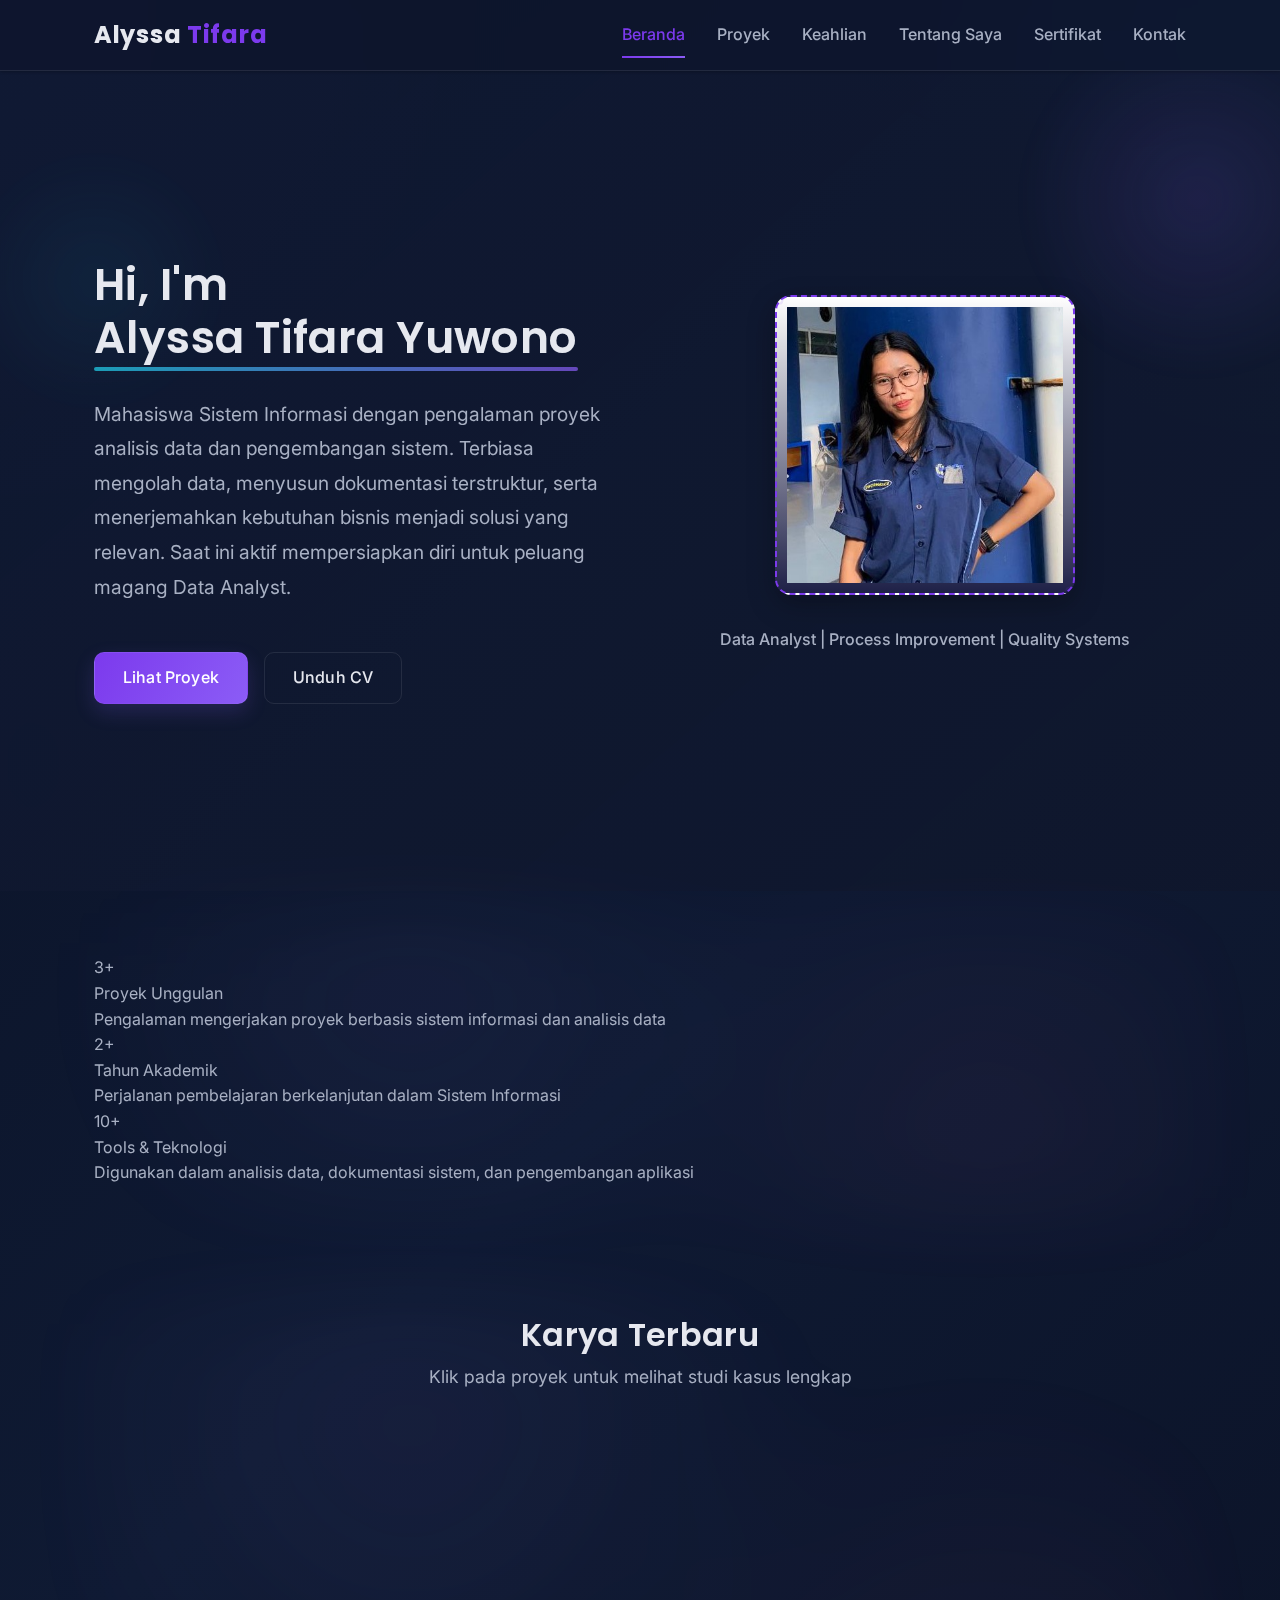
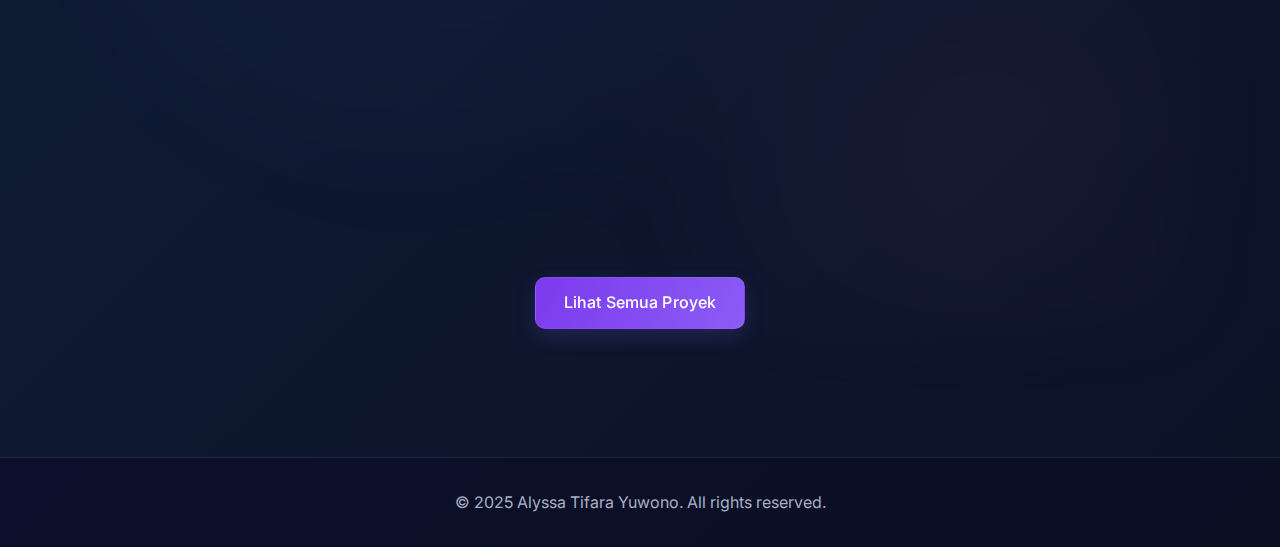
<file: index.html>
<!DOCTYPE html>
<html lang="id">
<head>
    <meta charset="UTF-8">
    <meta name="viewport" content="width=device-width, initial-scale=1.0">
    <meta name="description" content="Portfolio calon Data Analyst dengan minat kuat dalam analisis data dan perbaikan sistem.">
    <title>Alyssa Tifara Yuwono - Portfolio Data Analyst</title>
    <link rel="stylesheet" href="styles.css">
</head>
<body>
    <!-- ====================================
                HEADER & NAVIGATION
        Edit: Logo name, navigation links
        ==================================== -->
    <header>
        <div class="container">
            <nav>
                <!-- EDIT: Replace "Your Name" with your actual name -->
                <div class="logo">Alyssa <span>Tifara</span></div>
                
                <ul class="nav-links" id="navLinks">
                    <li><a href="index.html" class="active">Beranda</a></li>
                    <li><a href="projects.html">Proyek</a></li>
                    <li><a href="skills.html">Keahlian</a></li>
                    <li><a href="about.html">Tentang Saya</a></li>
                    <li><a href="certificates.html">Sertifikat</a></li>
                    <li><a href="contact.html">Kontak</a></li>
                </ul>
                
                <!-- Mobile menu toggle -->
                <div class="menu-toggle" id="menuToggle">
                    <span></span>
                    <span></span>
                    <span></span>
                </div>
            </nav>
        </div>
    </header>

    <!-- ===============================================
            HERO SECTION WITH PROFILE PHOTO
        Edit: Name, positioning statement, intro, photo
    ===================================================== -->
    <section class="hero">
        <div class="container">
            <div style="display: grid; grid-template-columns: 1fr 1fr; gap: 3rem; align-items: center;">
                <!-- Hero Content (Left) -->
                <div class="hero-content">
                    <!-- EDIT: Replace with your name -->
                    <h1 class="hero-title">
                        Hi, I'm <span class="hero-name">Alyssa Tifara Yuwono</span>
                    </h1>
                    
                    <!-- Positioning Statement
                    <h2 style="font-size: 1.5rem; font-weight: 500; color: var(--text-gray); margin-bottom: 1.5rem;">
                        Aspiring Data Analyst with strong interest in data-driven insights and system quality improvement.
                    </h2>
                    -->
                    
                    <!-- Short Introduction -->
                    <p class="hero-description">
                        Mahasiswa Sistem Informasi dengan pengalaman proyek analisis data dan pengembangan sistem.
                        Terbiasa mengolah data, menyusun dokumentasi terstruktur, serta menerjemahkan kebutuhan bisnis
                        menjadi solusi yang relevan. Saat ini aktif mempersiapkan diri untuk peluang magang Data Analyst.
                    </p>


                    
                    <!-- Call-to-Action Buttons -->
                    <div class="btn-group">
                        <!-- EDIT: Update href links to your actual project page and CV file -->
                        <a href="projects.html" class="btn btn-primary">Lihat Proyek</a>
                        <a href="assets/documents/cv/Alyssa Tifara Yuwono_CV_SAE AWARD 2025.pdf" class="btn btn-secondary" download>Unduh CV</a>
                    </div>
                </div>

                <!-- Profile Photo Section (Right) -->
                <div class="profile-photo-section">
                    <!-- EDIT: Replace the src with your actual profile photo URL -->
                    <!-- Recommended: Use a professional headshot or professional casual photo -->
                    <!-- Placeholder dimensions: Square image (400x400px or larger recommended) -->
                    <div class="profile-photo-container frame-charm">
                        <!-- EDIT: Local photo used; replace if you move/rename the file -->
                        <img src="assets/images/profile/photo_landing%20page.png" 
                            alt="Professional profile photo of Alyssa Tifara Yuwono" 
                            class="profile-photo">
                    </div>
                    <p class="profile-subtitle">
                        <!-- EDIT: Update with your professional role/focus -->
                        Data Analyst | Process Improvement | Quality Systems
                    </p>
                </div>
            </div>
        </div>
    </section>

    <!-- ====================================
            STATISTICS SECTION
        Quick overview of experience & credentials
        ==================================== -->
    <section class="stats-section">
        <div class="container">
            <div class="stats-grid">
                <!-- STAT CARD 1: Projects -->
                <div class="stat-card">
                    <div class="stat-number">3+</div>
                    <div class="stat-label">Proyek Unggulan</div>
                    <div class="stat-description">
                        Pengalaman mengerjakan proyek berbasis sistem informasi dan analisis data
                    </div>
                </div>

                <!-- STAT CARD 2: Academic Years -->
                <div class="stat-card">
                    <div class="stat-number">2+</div>
                    <div class="stat-label">Tahun Akademik</div>
                    <div class="stat-description">
                        Perjalanan pembelajaran berkelanjutan dalam Sistem Informasi
                    </div>
                </div>

                <!-- STAT CARD 3: Tools & Technologies -->
                <div class="stat-card">
                    <div class="stat-number">10+</div>
                    <div class="stat-label">Tools & Teknologi</div>
                    <div class="stat-description">
                        Digunakan dalam analisis data, dokumentasi sistem, dan pengembangan aplikasi
                    </div>
                </div>
            </div>
        </div>
    </section>

    <!-- ====================================
            PROJECT PREVIEW SECTION
        Shows project cards that link to detailed Projects page
        Edit: Project titles and descriptions
        ==================================== -->
    <section>
        <div class="container">
            <div class="section-header">
                <h2 class="section-title">Karya Terbaru</h2>
                <p class="section-subtitle">Klik pada proyek untuk melihat studi kasus lengkap</p>
            </div>

            <div class="projects-grid">
                <!-- PROJECT CARD 1 -->
                <a href="project-detail.html?id=atm" class="project-card fade-in-card" aria-label="View project details for SiAkre">
                    <div class="project-card-header">
                        <h3 class="project-card-title">SiAkre</h3>
                    </div>
                    <p class="project-card-description">
                        Sistem informasi akreditasi program studi dengan validasi bertingkat
                        dan ekspor dokumen otomatis.
                    </p>
                    <div class="tool-tags">
                        <span class="tag">Laravel</span>
                        <span class="tag">MySQL</span>
                        <span class="tag">Bootstrap</span>
                        <span class="tag">System Analysis</span>
                    </div>
                    <div class="project-card-footer">
                        <span class="project-card-cta">Lihat Detail →</span>
                    </div>
                </a>

                <!-- PROJECT CARD 2 -->
                <a href="project-detail.html?id=retention" class="project-card fade-in-card" aria-label="View project details for Studify Mobile">
                    <div class="project-card-header">
                        <h3 class="project-card-title">Studify Mobile</h3>
                    </div>
                    <p class="project-card-description">
                        Aplikasi penjadwalan kelas terpusat dengan notifikasi real-time untuk meningkatkan koordinasi akademik dan mengurangi miskomunikasi.
                    </p>
                    <div class="tool-tags">
                        <span class="tag">Flutter</span>
                        <span class="tag">Laravel</span>
                        <span class="tag">MySQL</span>
                        <span class="tag">Requirement Analysis</span>
                    </div>
                    <div class="project-card-footer">
                        <span class="project-card-cta">Lihat Detail →</span>
                    </div>
                </a>

                <!-- PROJECT CARD 3 -->
                <a href="project-detail.html?id=order-delay" class="project-card fade-in-card" aria-label="View project details for Strategic Market Entry">
                    <div class="project-card-header">
                        <h3 class="project-card-title">Market Entry Strategy</h3>
                    </div>
                    <p class="project-card-description">
                        Root-cause snapshot of afternoon shift delays; delivered a simple ops checklist to stabilize throughput.
                    </p>
                    <div class="tool-tags">
                        <span class="tag">Python</span>
                        <span class="tag">Power BI</span>
                        <span class="tag">Data Analysis</span>
                        <span class="tag">Data Visualization</span>
                    </div>
                    <div class="project-card-footer">
                        <span class="project-card-cta">Lihat Detail →</span>
                    </div>
                </a>
            </div>

            <div style="text-align: center; margin-top: var(--spacing-lg);">
                <a href="projects.html" class="btn btn-primary">Lihat Semua Proyek</a>
            </div>
        </div>
    </section>

    <!-- ====================================
                    FOOTER
                Edit: Year, name
        ==================================== -->
    <footer>
        <div class="container">
            <!-- EDIT: Replace with your name and update year -->
            <p>&copy; 2025 Alyssa Tifara Yuwono. All rights reserved.</p>
        </div>
    </footer>

    <script src="script.js"></script>
</body>
</html>
</file>
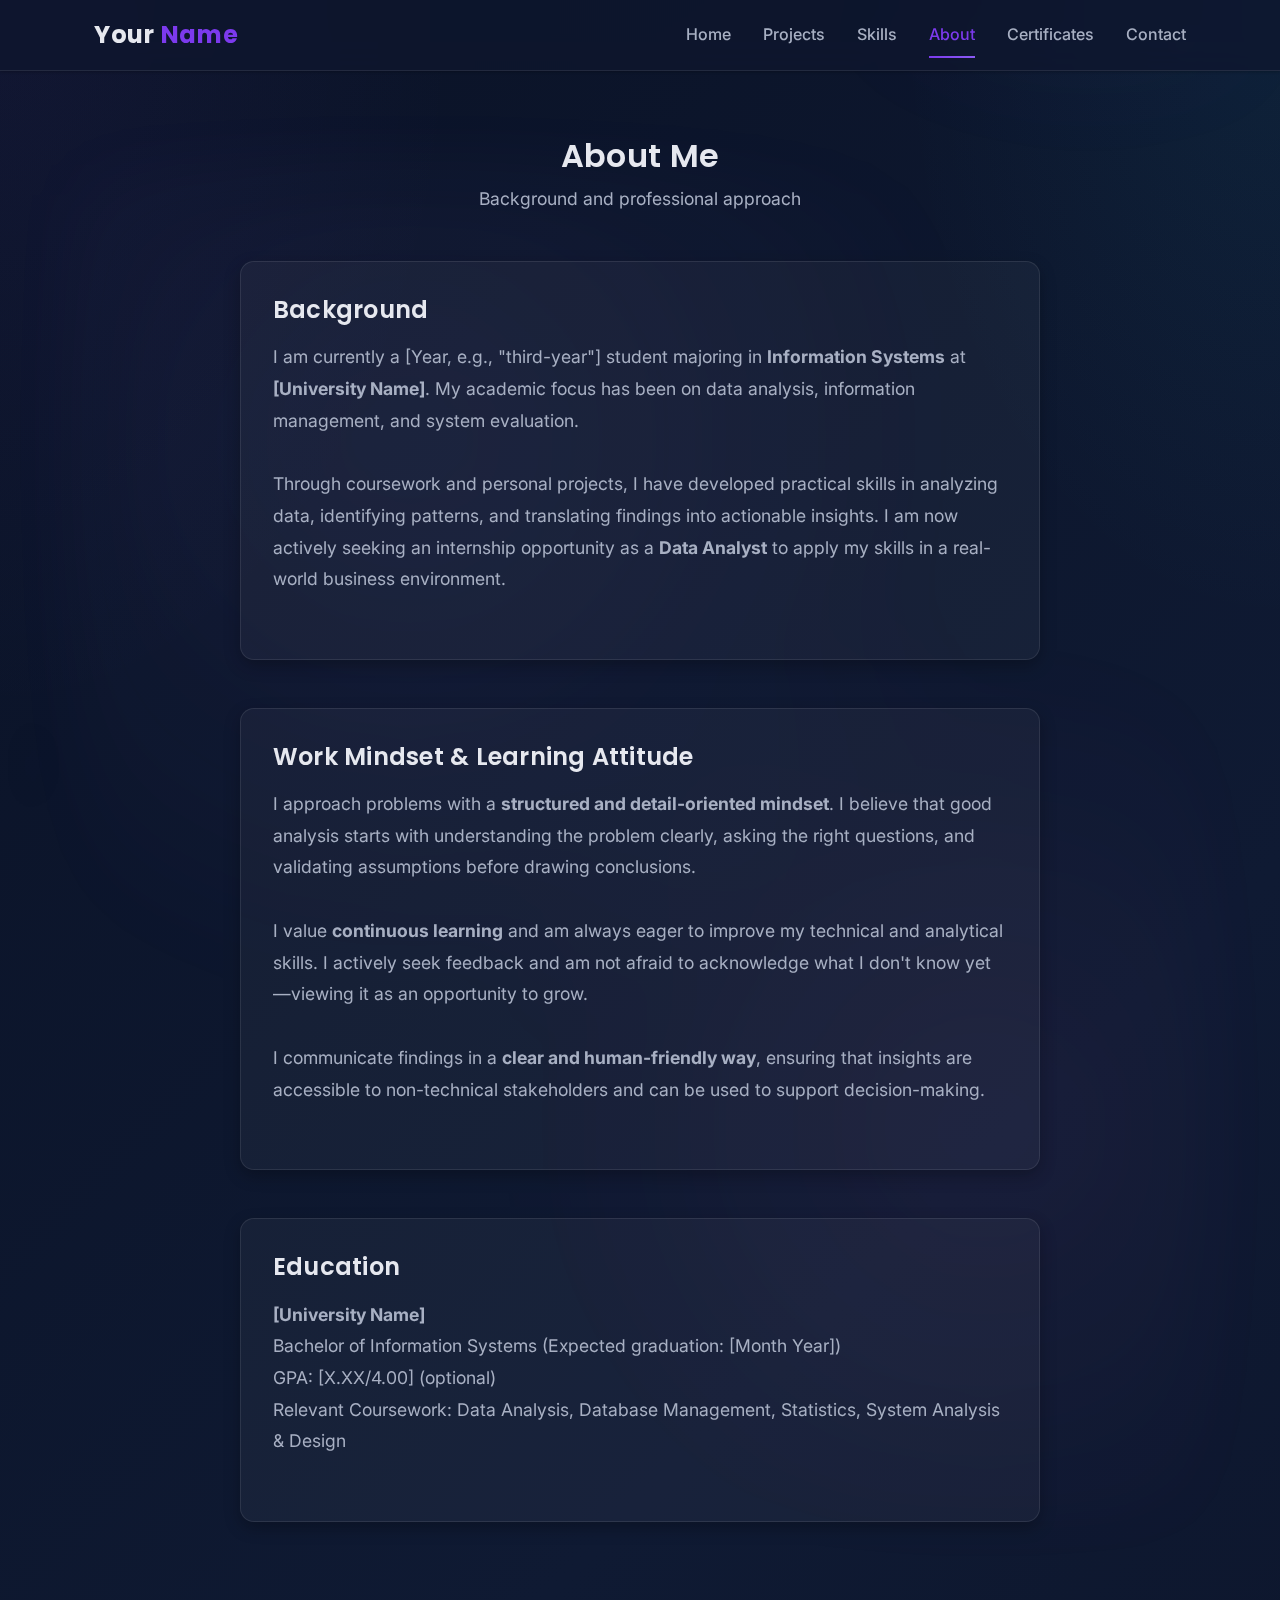
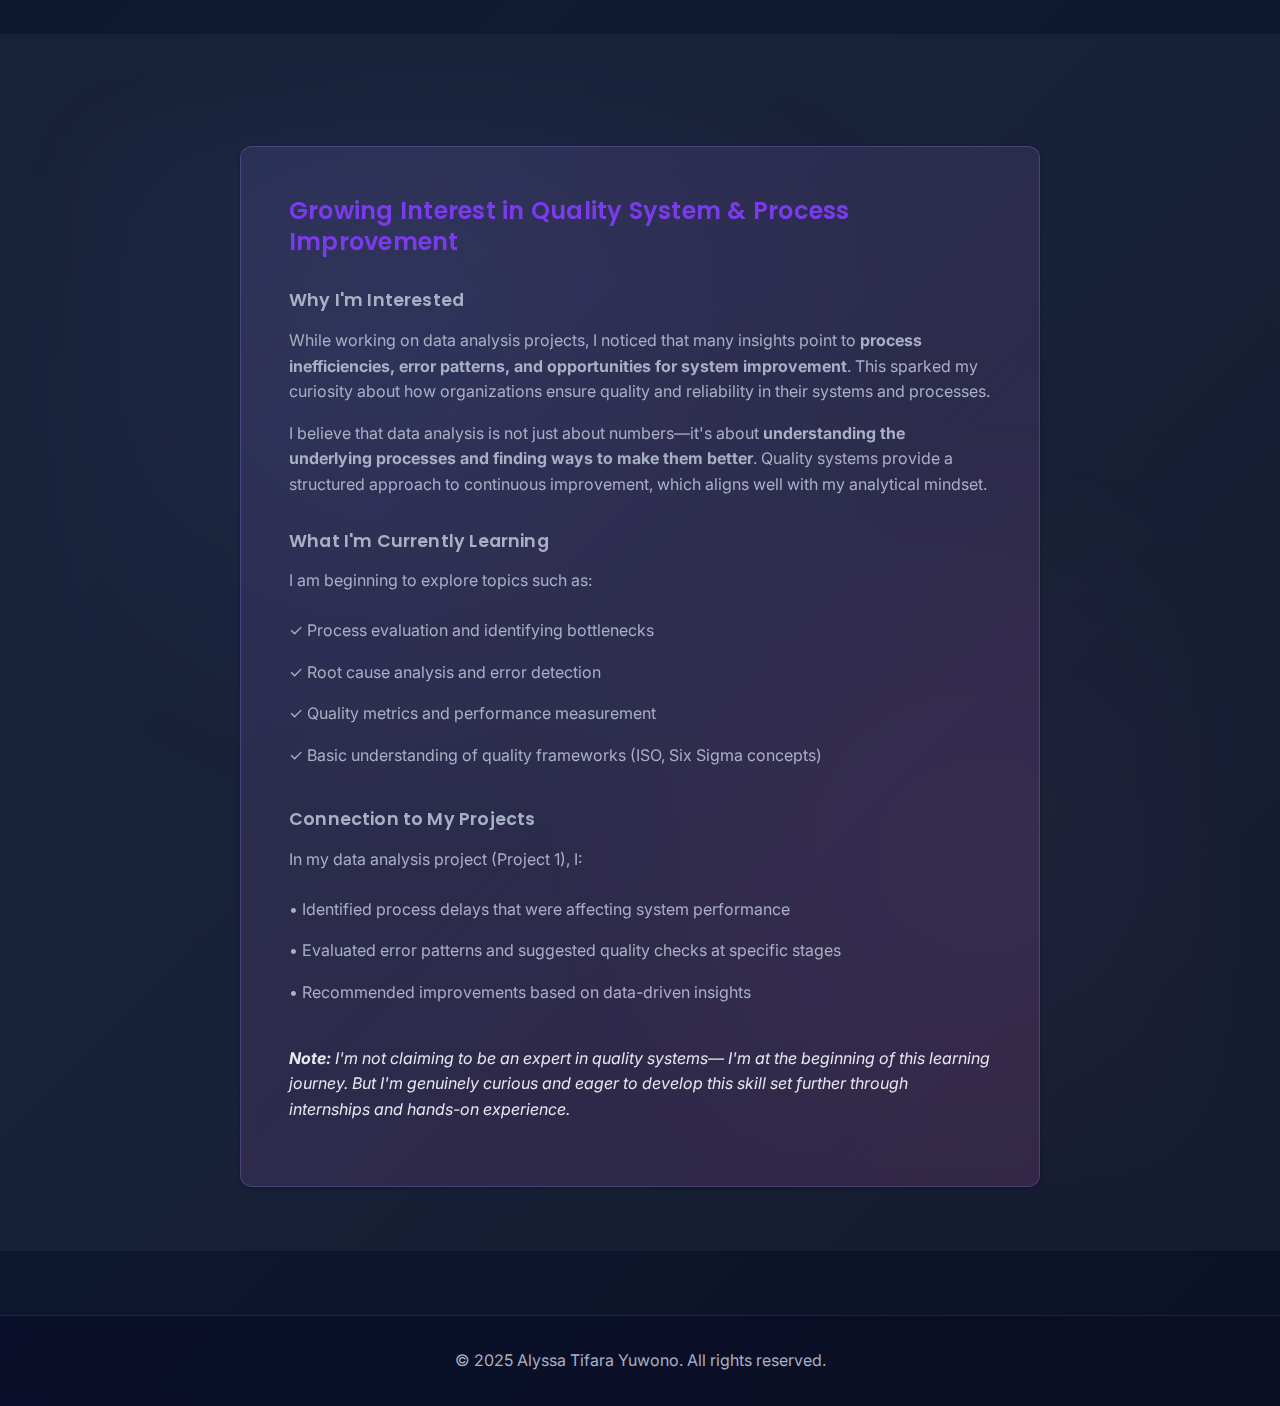
<file: about.html>
<!DOCTYPE html>
<html lang="en">
<head>
    <meta charset="UTF-8">
    <meta name="viewport" content="width=device-width, initial-scale=1.0">
    <meta name="description" content="About me - Background, work mindset, and interest in quality systems.">
    <title>About - Alyssa Tifara Yuwono</title>
    <link rel="stylesheet" href="styles.css">
</head>
<body>
    <!-- ========================================
         HEADER & NAVIGATION
         ======================================== -->
    <header>
        <div class="container">
            <nav>
                <div class="logo">Your <span>Name</span></div>
                
                <ul class="nav-links" id="navLinks">
                    <li><a href="index.html">Home</a></li>
                    <li><a href="projects.html">Projects</a></li>
                    <li><a href="skills.html">Skills</a></li>
                    <li><a href="about.html" class="active">About</a></li>
                    <li><a href="certificates.html">Certificates</a></li>
                    <li><a href="contact.html">Contact</a></li>
                </ul>
                
                <div class="menu-toggle" id="menuToggle">
                    <span></span>
                    <span></span>
                    <span></span>
                </div>
            </nav>
        </div>
    </header>

    <!-- ========================================
         ABOUT SECTION
         Edit: Background, mindset, education
         ======================================== -->
    <section>
        <div class="container">
            <div class="section-header">
                <h2 class="section-title">About Me</h2>
                <p class="section-subtitle">Background and professional approach</p>
            </div>

            <div class="about-content">
                <!-- Professional Background -->
                <div class="card mb-lg">
                    <h3>Background</h3>
                    <p class="about-text">
                        <!-- EDIT: Replace with your actual background -->
                        I am currently a [Year, e.g., "third-year"] student majoring in 
                        <strong>Information Systems</strong> at <strong>[University Name]</strong>. 
                        My academic focus has been on data analysis, information management, 
                        and system evaluation.
                    </p>
                    <p class="about-text">
                        <!-- EDIT: Brief professional positioning -->
                        Through coursework and personal projects, I have developed practical skills 
                        in analyzing data, identifying patterns, and translating findings into 
                        actionable insights. I am now actively seeking an internship opportunity 
                        as a <strong>Data Analyst</strong> to apply my skills in a real-world 
                        business environment.
                    </p>
                </div>

                <!-- Work Mindset & Learning Attitude -->
                <div class="card mb-lg">
                    <h3>Work Mindset & Learning Attitude</h3>
                    <p class="about-text">
                        <!-- EDIT: Describe your work approach -->
                        I approach problems with a <strong>structured and detail-oriented mindset</strong>. 
                        I believe that good analysis starts with understanding the problem clearly, 
                        asking the right questions, and validating assumptions before drawing conclusions.
                    </p>
                    <p class="about-text">
                        I value <strong>continuous learning</strong> and am always eager to improve 
                        my technical and analytical skills. I actively seek feedback and am not afraid 
                        to acknowledge what I don't know yet—viewing it as an opportunity to grow.
                    </p>
                    <p class="about-text">
                        I communicate findings in a <strong>clear and human-friendly way</strong>, 
                        ensuring that insights are accessible to non-technical stakeholders and can 
                        be used to support decision-making.
                    </p>
                </div>

                <!-- Education (Optional) -->
                <div class="card mb-lg">
                    <h3>Education</h3>
                    <p class="about-text">
                        <!-- EDIT: Add your education details -->
                        <strong>[University Name]</strong><br>
                        Bachelor of Information Systems (Expected graduation: [Month Year])<br>
                        GPA: [X.XX/4.00] (optional)<br>
                        Relevant Coursework: Data Analysis, Database Management, Statistics, 
                        System Analysis & Design
                    </p>
                </div>
            </div>
        </div>
    </section>

    <!-- ========================================
         QUALITY SYSTEM INTEREST SECTION
         Edit: Your interest and learning journey
         ======================================== -->
    <section style="background-color: var(--background-gray);">
        <div class="container">
            <div class="about-content">
                <div class="quality-interest">
                    <h3>Growing Interest in Quality System & Process Improvement</h3>
                    
                    <div style="margin-bottom: var(--spacing-md);">
                        <h4 style="color: var(--text-dark); font-size: 1.1rem;">Why I'm Interested</h4>
                        <p>
                            <!-- EDIT: Explain your interest in quality systems -->
                            While working on data analysis projects, I noticed that many insights 
                            point to <strong>process inefficiencies, error patterns, and opportunities 
                            for system improvement</strong>. This sparked my curiosity about how 
                            organizations ensure quality and reliability in their systems and processes.
                        </p>
                        <p>
                            I believe that data analysis is not just about numbers—it's about 
                            <strong>understanding the underlying processes and finding ways to make 
                            them better</strong>. Quality systems provide a structured approach to 
                            continuous improvement, which aligns well with my analytical mindset.
                        </p>
                    </div>

                    <div style="margin-bottom: var(--spacing-md);">
                        <h4 style="color: var(--text-dark); font-size: 1.1rem;">What I'm Currently Learning</h4>
                        <p>
                            <!-- EDIT: What you're learning or exploring -->
                            I am beginning to explore topics such as:
                        </p>
                        <ul style="list-style: none; padding-left: 0;">
                            <li style="padding: 0.5rem 0; color: var(--text-gray);">
                                ✓ Process evaluation and identifying bottlenecks
                            </li>
                            <li style="padding: 0.5rem 0; color: var(--text-gray);">
                                ✓ Root cause analysis and error detection
                            </li>
                            <li style="padding: 0.5rem 0; color: var(--text-gray);">
                                ✓ Quality metrics and performance measurement
                            </li>
                            <li style="padding: 0.5rem 0; color: var(--text-gray);">
                                ✓ Basic understanding of quality frameworks (ISO, Six Sigma concepts)
                            </li>
                        </ul>
                    </div>

                    <div>
                        <h4 style="color: var(--text-dark); font-size: 1.1rem;">Connection to My Projects</h4>
                        <p>
                            <!-- EDIT: Give small examples from your project -->
                            In my data analysis project (Project 1), I:
                        </p>
                        <ul style="list-style: none; padding-left: 0;">
                            <li style="padding: 0.5rem 0; color: var(--text-gray);">
                                • Identified process delays that were affecting system performance
                            </li>
                            <li style="padding: 0.5rem 0; color: var(--text-gray);">
                                • Evaluated error patterns and suggested quality checks at specific stages
                            </li>
                            <li style="padding: 0.5rem 0; color: var(--text-gray);">
                                • Recommended improvements based on data-driven insights
                            </li>
                        </ul>
                        <p style="margin-top: var(--spacing-md); font-style: italic; color: var(--text-light);">
                            <strong>Note:</strong> I'm not claiming to be an expert in quality systems—
                            I'm at the beginning of this learning journey. But I'm genuinely curious 
                            and eager to develop this skill set further through internships and 
                            hands-on experience.
                        </p>
                    </div>
                </div>
            </div>
        </div>
    </section>

    <!-- ========================================
         FOOTER
         ======================================== -->
    <footer>
        <div class="container">
            <p>&copy; 2025 Alyssa Tifara Yuwono. All rights reserved.</p>
        </div>
    </footer>

    <script src="script.js"></script>
</body>
</html>
</file>
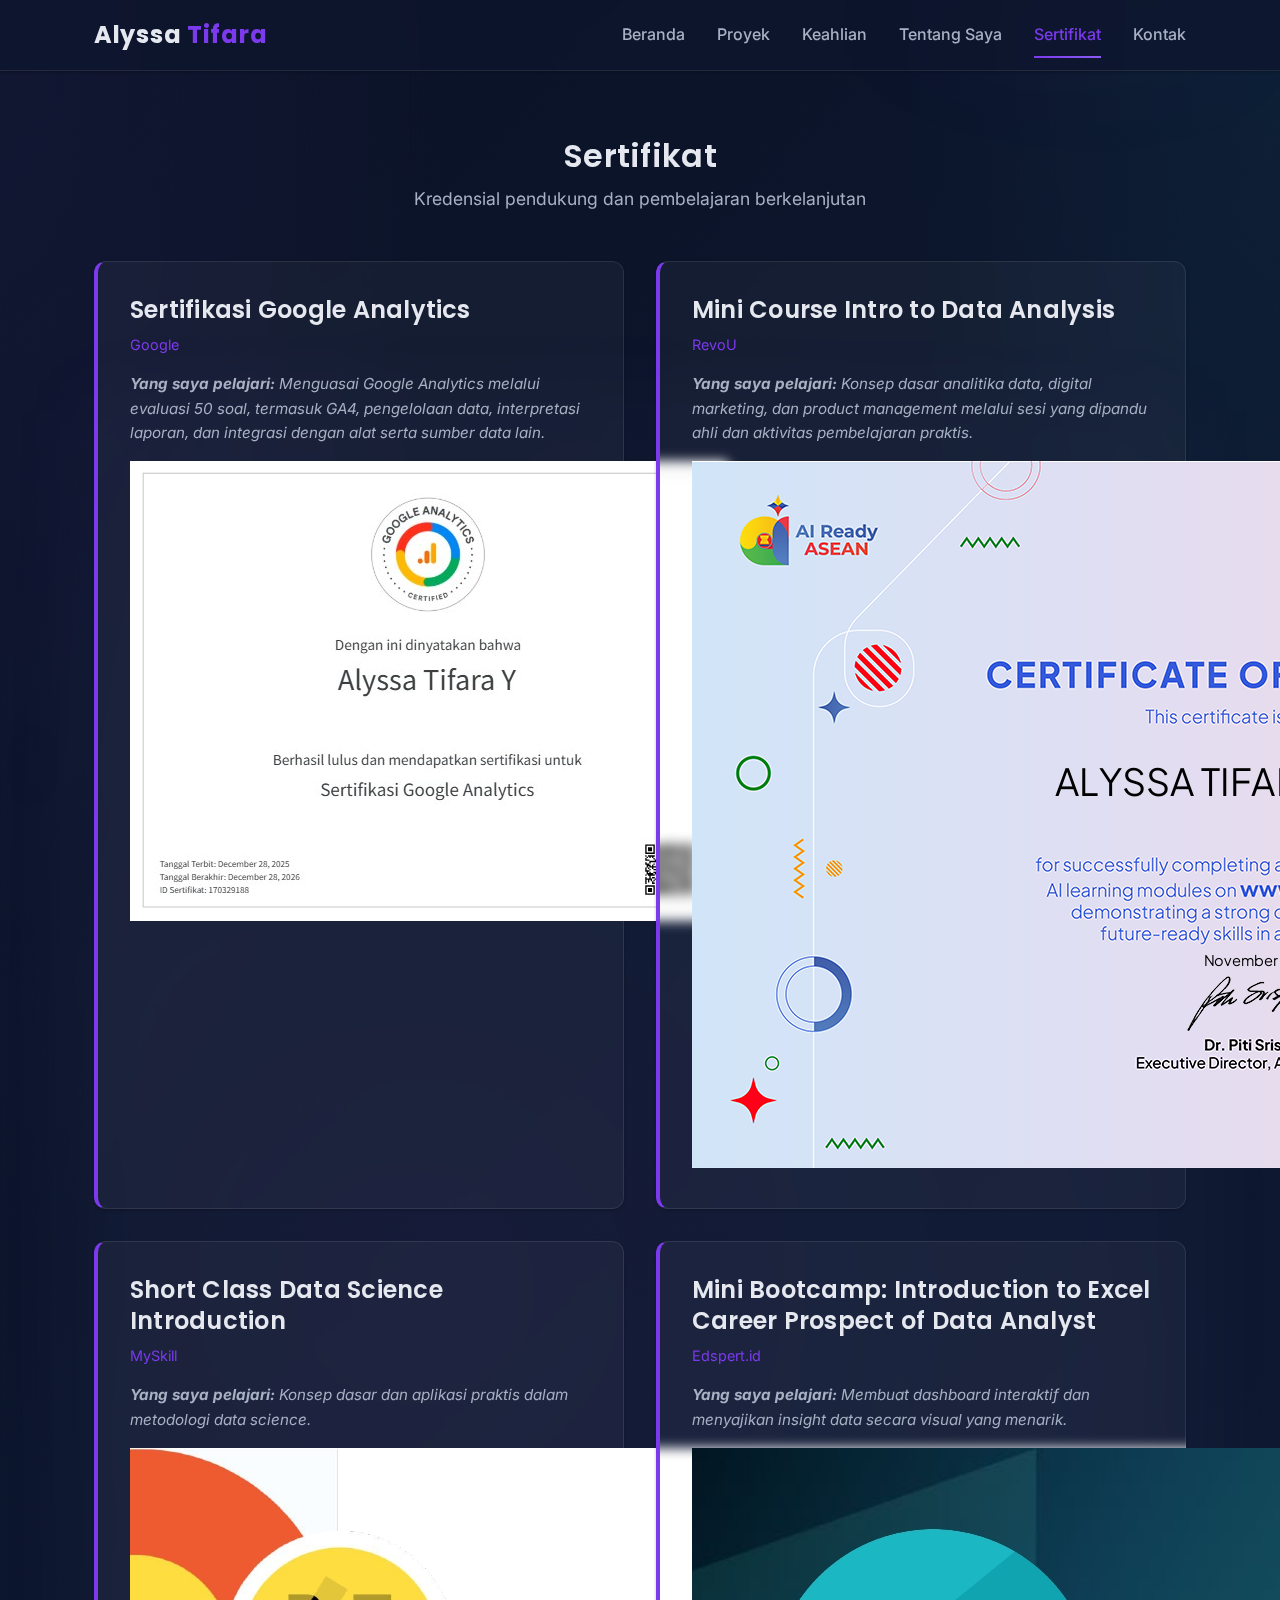
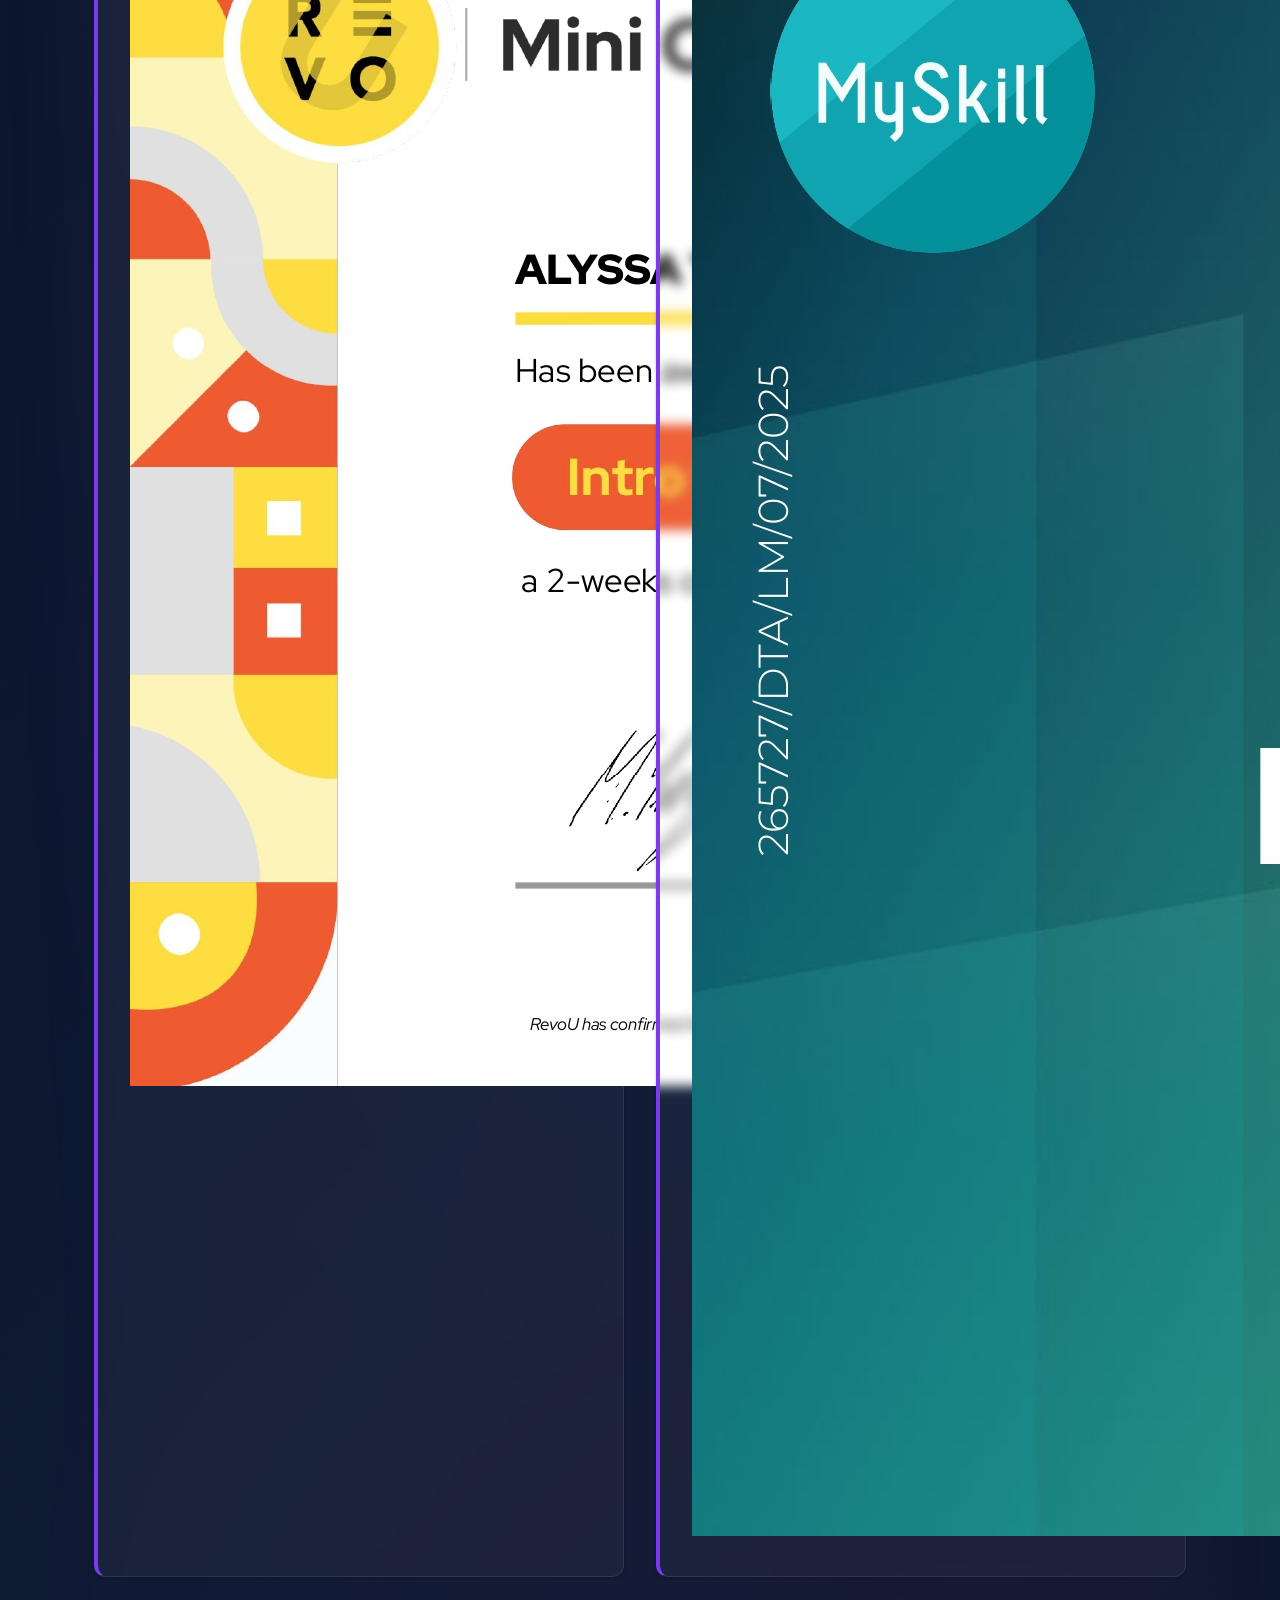
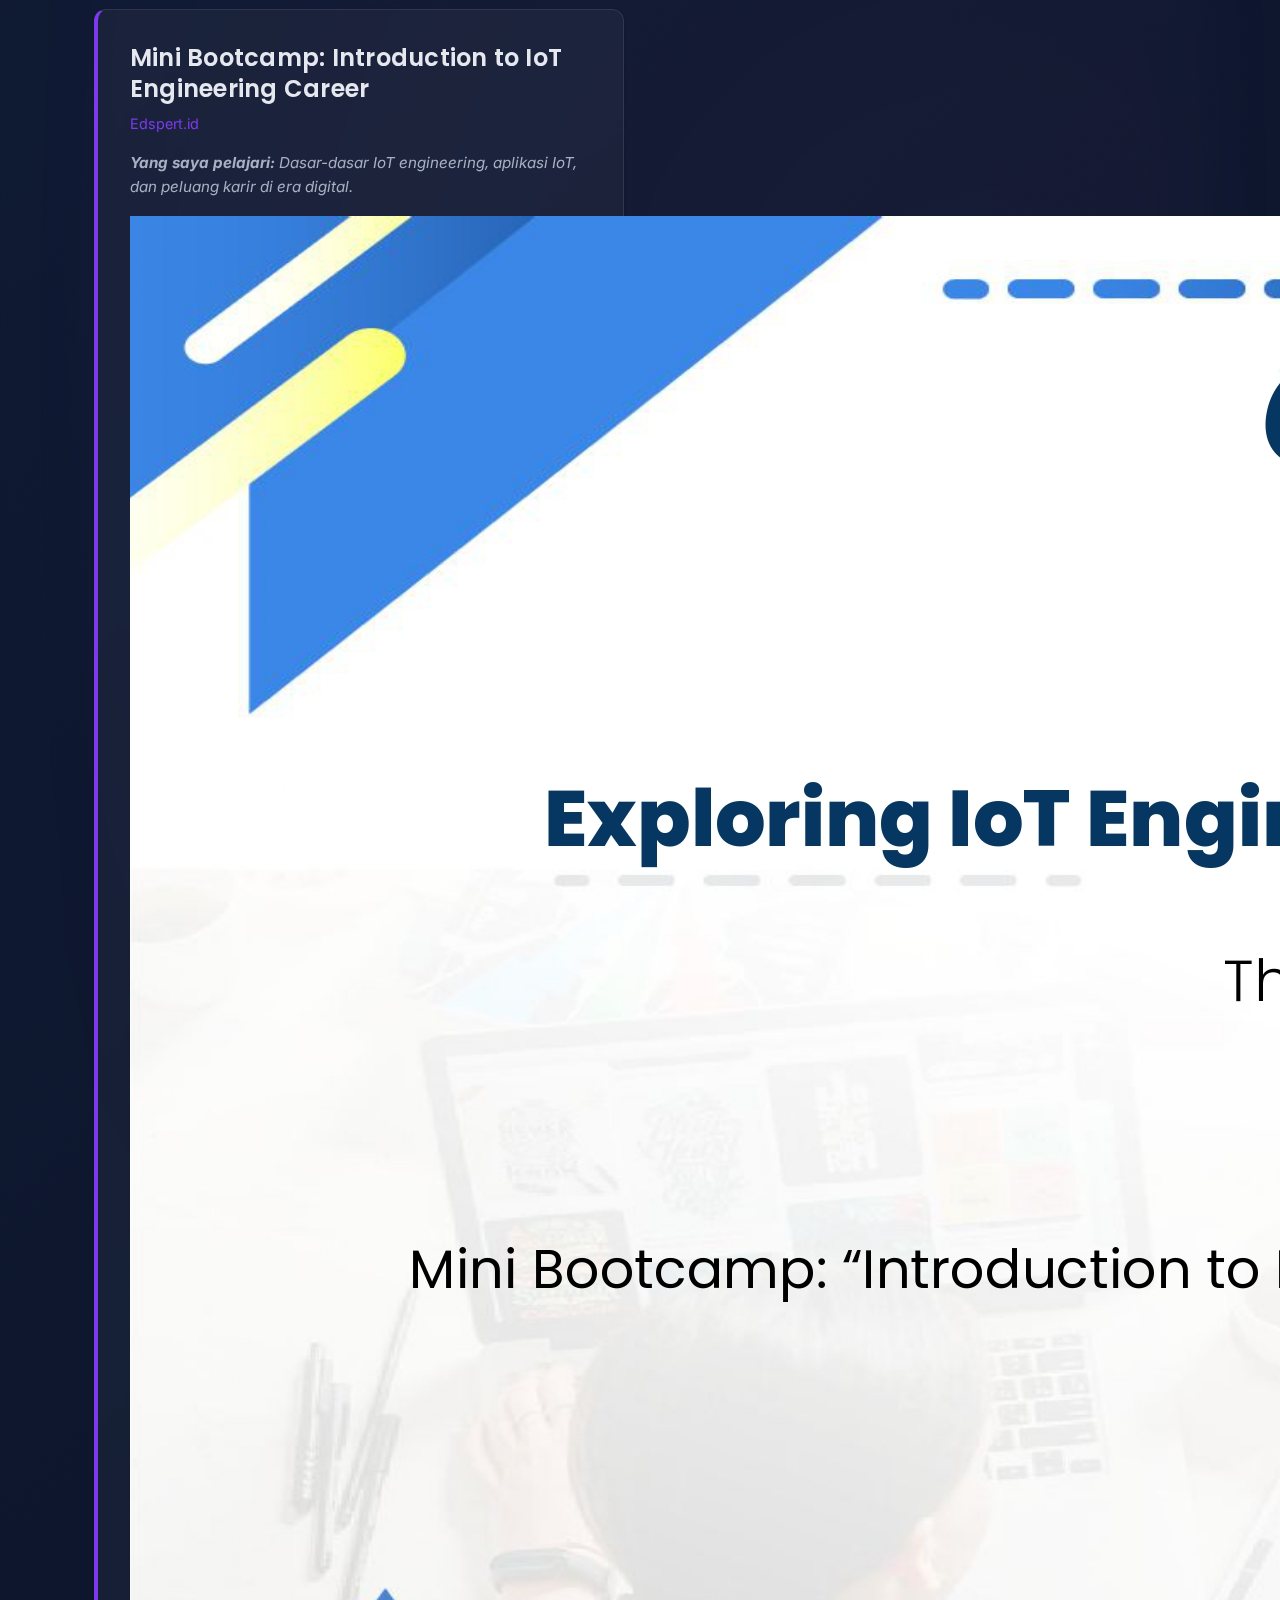
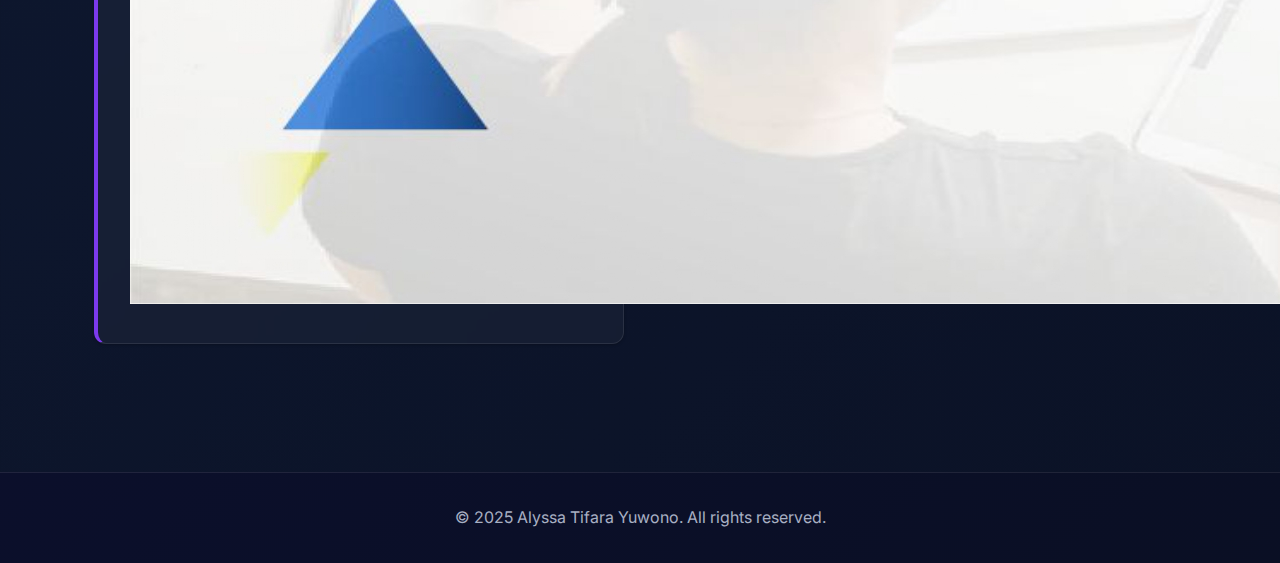
<file: certificates.html>
<!DOCTYPE html>
<html lang="id">
<head>
    <meta charset="UTF-8">
    <meta name="viewport" content="width=device-width, initial-scale=1.0">
    <meta name="description" content="Sertifikat relevan yang mendukung peran Data Analyst (Internship) serta pengetahuan Front‑End Development dan Quality Systems.">
    <title>Sertifikat – Alyssa Tifara Yuwono – Data Analyst (Internship) | Front‑End Development | Quality Systems</title>
    <link rel="stylesheet" href="styles.css">
</head>
<body>
    <!-- ========================================
         HEADER & NAVIGATION
         ======================================== -->
    <header>
        <div class="container">
            <nav>
                <div class="logo">Alyssa <span>Tifara</span></div>
                
                <ul class="nav-links" id="navLinks">
                    <li><a href="index.html">Beranda</a></li>
                    <li><a href="projects.html">Proyek</a></li>
                    <li><a href="skills.html">Keahlian</a></li>
                    <li><a href="about.html">Tentang Saya</a></li>
                    <li><a href="certificates.html" class="active">Sertifikat</a></li>
                    <li><a href="contact.html">Kontak</a></li>
                </ul>
                
                <div class="menu-toggle" id="menuToggle">
                    <span></span>
                    <span></span>
                    <span></span>
                </div>
            </nav>
        </div>
    </header>

    <!-- ====================================
            CERTIFICATES SECTION
    Edit: Add/remove certificates as needed
    ==================================== -->
    <section>
        <div class="container">
            <div class="section-header">
                <h2 class="section-title">Sertifikat</h2>
                <p class="section-subtitle">Kredensial pendukung dan pembelajaran berkelanjutan</p>
            </div>

            <!-- Important Guidelines
            <div class="note" style="margin-bottom: var(--spacing-lg); max-width: 900px; margin-left: auto; margin-right: auto;">
                <p style="margin-bottom: 0.5rem;"><strong>Panduan untuk bagian ini:</strong></p>
                <ul style="margin: 0; padding-left: 1.5rem; color: var(--text-gray);">
                    <li>Tampilkan HANYA sertifikat asli Anda (tanpa sertifikat palsu atau placeholder)</li>
                    <li>Tunjukkan: Judul sertifikat, Platform/Penyedia, Apa yang dipelajari (1 kalimat)</li>
                    <li><strong>JANGAN sertakan:</strong> Nomor ID, alamat pribadi, kode verifikasi, atau informasi sensitif</li>
                    <li>Bagian ini berfungsi sebagai bukti pendukung, bukan fokus utama portfolio Anda</li>
                </ul>
            </div> -->

            <!-- Certificates List -->
            <div class="certificates-list">

                <!-- CERTIFICATE 1: Google Analytics -->
                <div class="certificate-item">
                    <h3 class="certificate-name">Sertifikasi Google Analytics</h3>
                    <p class="certificate-platform">Google</p>
                    <p class="certificate-learning">
                        <strong>Yang saya pelajari:</strong> Menguasai Google Analytics melalui evaluasi 50 soal, termasuk GA4, pengelolaan data, interpretasi laporan, dan integrasi dengan alat serta sumber data lain.
                    </p>
                    <div class="certificate-preview-container">
                        <a href="assets/certificates/Sertifikat_Google Analytics.png" target="_blank" class="certificate-preview">
                            <img src="assets/certificates/Sertifikat_Google Analytics.png" alt="Google Analytics Certification">
                        </a>
                    </div>
                </div>

                <!-- CERTIFICATE 2 -->
                <div class="certificate-item">
                    <h3 class="certificate-name">Mini Course Intro to Data Analysis</h3>
                    <p class="certificate-platform">RevoU</p>
                    <p class="certificate-learning">
                        <strong>Yang saya pelajari:</strong> Konsep dasar analitika data, digital marketing, dan product management melalui sesi yang dipandu ahli dan aktivitas pembelajaran praktis.
                    </p>
                    <div class="certificate-preview-container">
                        <a href="assets/certificates/certificates-1.png" target="_blank" class="certificate-preview">
                            <img src="assets/certificates/certificates-1.png" alt="Mini Course Intro to Data Analysis Certificate">
                        </a>
                    </div>
                </div>

                <!-- CERTIFICATE 3 -->
                <div class="certificate-item">
                    <h3 class="certificate-name">Short Class Data Science Introduction</h3>
                    <p class="certificate-platform">MySkill</p>
                    <p class="certificate-learning">
                        <strong>Yang saya pelajari:</strong> Konsep dasar dan aplikasi praktis dalam metodologi data science.
                    </p>
                    <div class="certificate-preview-container">
                        <a href="assets/certificates/certificates-2.png" target="_blank" class="certificate-preview">
                            <img src="assets/certificates/certificates-2.png" alt="Short Class Data Science Introduction Certificate">
                        </a>
                    </div>
                </div>

                <!-- CERTIFICATE 4 -->
                <div class="certificate-item">
                    <h3 class="certificate-name">Mini Bootcamp: Introduction to Excel Career Prospect of Data Analyst</h3>
                    <p class="certificate-platform">Edspert.id</p>
                    <p class="certificate-learning">
                        <strong>Yang saya pelajari:</strong> Membuat dashboard interaktif dan menyajikan insight data secara visual yang menarik.
                    </p>
                    <div class="certificate-preview-container">
                        <a href="assets/certificates/certificates-3.png" target="_blank" class="certificate-preview">
                            <img src="assets/certificates/certificates-3.png" alt="Excel Data Analyst Bootcamp Certificate">
                        </a>
                    </div>
                </div>

                <!-- CERTIFICATE 5 -->
                <div class="certificate-item">
                    <h3 class="certificate-name">Mini Bootcamp: Introduction to IoT Engineering Career</h3>
                    <p class="certificate-platform">Edspert.id</p>
                    <p class="certificate-learning">
                        <strong>Yang saya pelajari:</strong> Dasar-dasar IoT engineering, aplikasi IoT, dan peluang karir di era digital.
                    </p>
                    <div class="certificate-preview-container">
                        <a href="assets/certificates/Mini Bootcamp Intoduction to IoT Exploring IoT Enginner Career Opportunity in Digital Era.jpg" target="_blank" class="certificate-preview">
                            <img src="assets/certificates/Mini Bootcamp Intoduction to IoT Exploring IoT Enginner Career Opportunity in Digital Era.jpg" alt="IoT Engineering Bootcamp Certificate">
                        </a>
                    </div>
                </div>

            </div>
        </div>
    </section>

    <!-- ====================================
                    FOOTER
        ===================================== -->
    <footer>
        <div class="container">
            <p>&copy; 2025 Alyssa Tifara Yuwono. All rights reserved.</p>
        </div>
    </footer>

    <script src="script.js"></script>
</body>
</html>
</file>
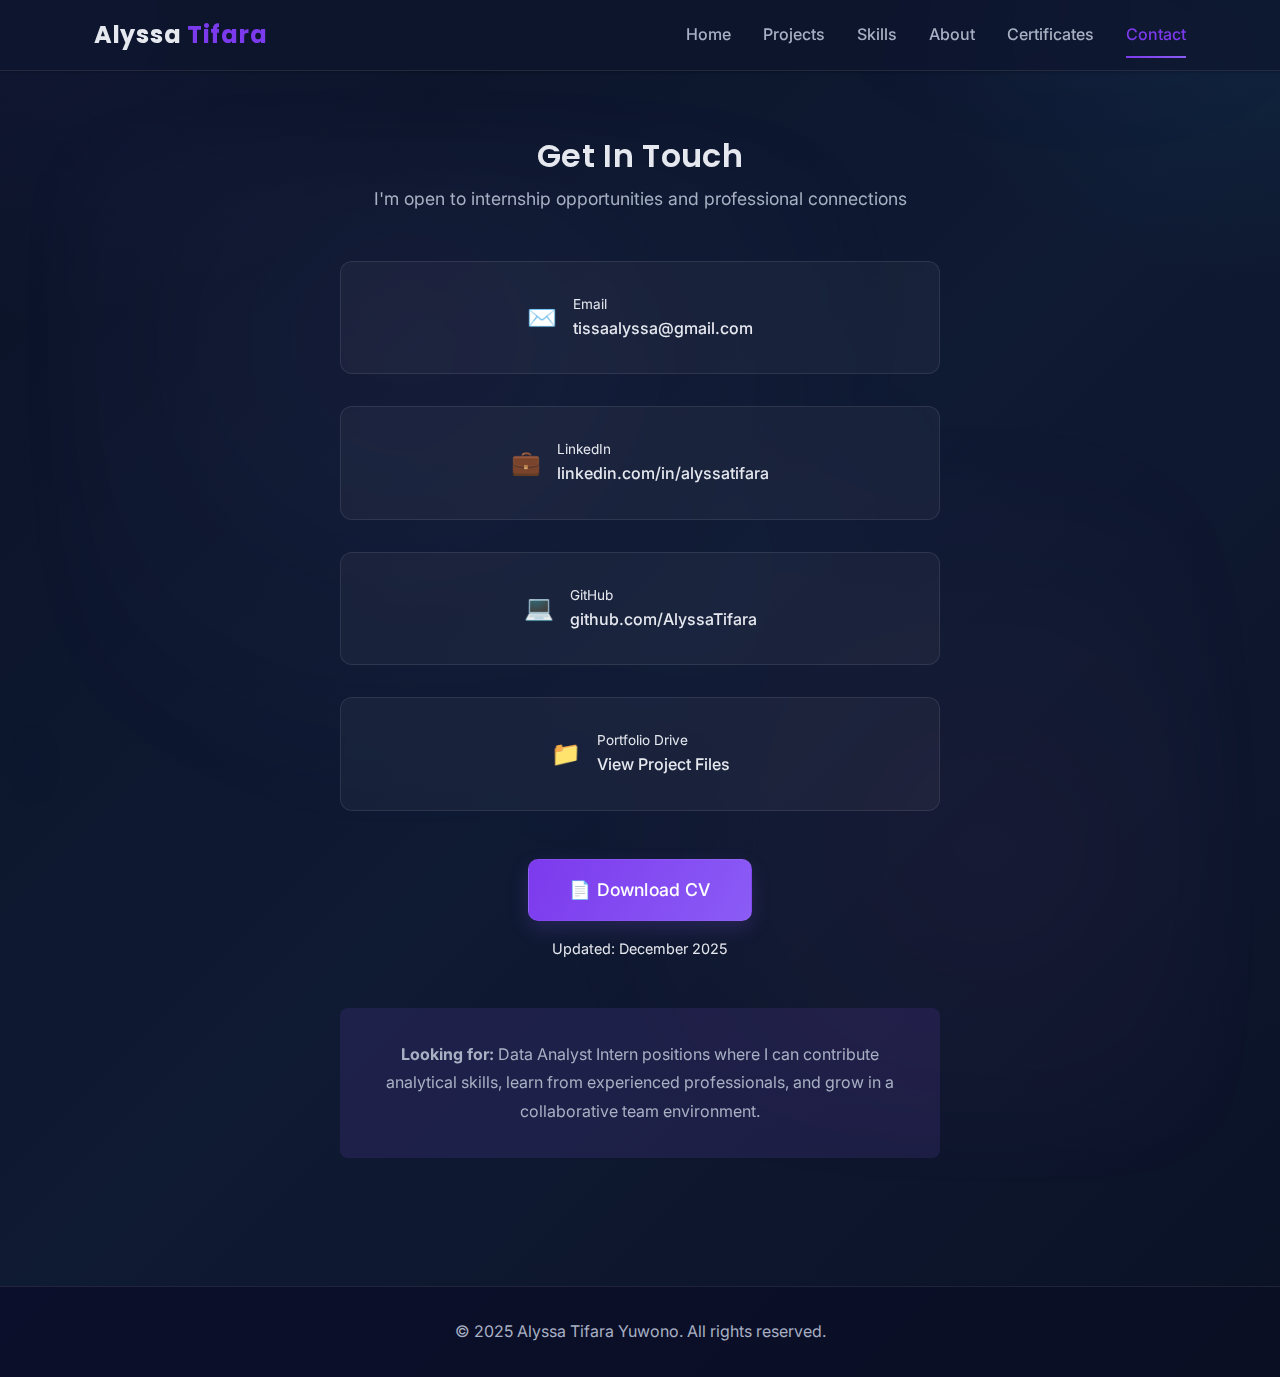
<file: contact.html>
<!DOCTYPE html>
<html lang="en">
<head>
    <meta charset="UTF-8">
    <meta name="viewport" content="width=device-width, initial-scale=1.0">
    <meta name="description" content="Contact information and ways to connect.">
    <title>Contact - Alyssa Tifara Yuwono</title>
    <link rel="stylesheet" href="styles.css">
</head>
<body>
    <!-- ========================================
                HEADER & NAVIGATION
    ============================================= -->
    <header>
        <div class="container">
            <nav>
                <div class="logo">Alyssa <span>Tifara</span></div>
                
                <ul class="nav-links" id="navLinks">
                    <li><a href="index.html">Home</a></li>
                    <li><a href="projects.html">Projects</a></li>
                    <li><a href="skills.html">Skills</a></li>
                    <li><a href="about.html">About</a></li>
                    <li><a href="certificates.html">Certificates</a></li>
                    <li><a href="contact.html" class="active">Contact</a></li>
                </ul>
                
                <div class="menu-toggle" id="menuToggle">
                    <span></span>
                    <span></span>
                    <span></span>
                </div>
            </nav>
        </div>
    </header>

    <!-- ========================================
                    CONTACT SECTION
                    Edit: Email, LinkedIn, GitHub links
    ============================================= -->
    <section style="padding: var(--spacing-xl) 0 var(--spacing-xl);">
        <div class="container">
            <div class="section-header">
                <h2 class="section-title">Get In Touch</h2>
                <p class="section-subtitle">
                    I'm open to internship opportunities and professional connections
                </p>
            </div>

            <div class="contact-container">
                <!-- Contact Links -->
                <div class="contact-links">
                    
                    <!-- EMAIL -->
                    <div class="contact-item">
                        <div class="contact-icon">✉️</div>
                        <div class="contact-info">
                            <span class="contact-label">Email</span>
                            <!-- EDIT: Replace with your actual email -->
                            <a href="mailto:tissaalyssa@gmail.com" class="contact-value">
                                tissaalyssa@gmail.com
                            </a>
                        </div>
                    </div>

                    <!-- LINKEDIN -->
                    <div class="contact-item">
                        <div class="contact-icon">💼</div>
                        <div class="contact-info">
                            <span class="contact-label">LinkedIn</span>
                            <!-- EDIT: Replace with your LinkedIn profile URL -->
                            <a href="https://www.linkedin.com/in/alyssatifara/" 
                                target="_blank" 
                                rel="noopener noreferrer" 
                                class="contact-value">
                                linkedin.com/in/alyssatifara
                            </a>
                        </div>
                    </div>

                    <!-- GITHUB -->
                    <div class="contact-item">
                        <div class="contact-icon">💻</div>
                        <div class="contact-info">
                            <span class="contact-label">GitHub</span>
                            <!-- EDIT: Replace with your GitHub profile URL -->
                            <a href="https://github.com/AlyssaTifara" 
                                target="_blank" 
                                rel="noopener noreferrer" 
                                class="contact-value">
                                github.com/AlyssaTifara
                            </a>
                        </div>
                    </div>

                    <!-- GOOGLE DRIVE / PORTFOLIO (OPTIONAL) -->
                    <!-- EDIT: If you have a Google Drive folder with project files, add it here -->
                    <div class="contact-item">
                        <div class="contact-icon">📁</div>
                        <div class="contact-info">
                            <span class="contact-label">Portfolio Drive</span>
                            <!-- EDIT: Replace with your Google Drive link -->
                            <a href="https://drive.google.com/drive/folders/your-folder-id" 
                                target="_blank" 
                                rel="noopener noreferrer" 
                                class="contact-value">
                                View Project Files
                            </a>
                        </div>
                    </div>

                </div>

                <!-- Download CV Button -->
                <div style="margin-top: var(--spacing-lg);">
                    <!-- EDIT: Link to your actual CV file (PDF recommended) -->
                    <a href="#" class="btn btn-primary" download style="font-size: 1.1rem; padding: 1rem 2.5rem;">
                        📄 Download CV
                    </a>
                    <p style="margin-top: var(--spacing-sm); color: var(--text-light); font-size: 0.9rem;">
                        Updated: December 2025
                    </p>
                </div>

                <!-- Additional Message -->
                <div style="margin-top: var(--spacing-lg); padding: var(--spacing-md); background: var(--primary-light); border-radius: 8px;">
                    <p style="color: var(--text-gray); margin: 0; line-height: 1.8;">
                        <!-- EDIT: Customize this message if needed -->
                        <strong>Looking for:</strong> Data Analyst Intern positions where I can 
                        contribute analytical skills, learn from experienced professionals, and 
                        grow in a collaborative team environment.
                    </p>
                </div>

            </div>
        </div>
    </section>

    <!-- ========================================
         ALTERNATIVE: Simple Contact Form
         (Uncomment if you want to add a form)
         ======================================== -->
    <!--
    <section style="background-color: var(--background-gray); padding: var(--spacing-lg) 0;">
        <div class="container">
            <div style="max-width: 600px; margin: 0 auto;">
                <h3 style="text-align: center; margin-bottom: var(--spacing-md);">Send a Message</h3>
                <form action="#" method="POST" style="display: flex; flex-direction: column; gap: 1rem;">
                    <input type="text" name="name" placeholder="Your Name" required 
                           style="padding: 0.75rem; border: 1px solid var(--border-color); border-radius: 6px; font-family: var(--font-body);">
                    <input type="email" name="email" placeholder="Your Email" required 
                           style="padding: 0.75rem; border: 1px solid var(--border-color); border-radius: 6px; font-family: var(--font-body);">
                    <textarea name="message" placeholder="Your Message" rows="5" required 
                              style="padding: 0.75rem; border: 1px solid var(--border-color); border-radius: 6px; font-family: var(--font-body); resize: vertical;"></textarea>
                    <button type="submit" class="btn btn-primary" style="align-self: flex-start;">Send Message</button>
                </form>
                <p style="margin-top: 1rem; font-size: 0.9rem; color: var(--text-light);">
                    Note: To activate this form, you'll need to connect it to a form handler service like Formspree, Netlify Forms, or your own backend.
                </p>
            </div>
        </div>
    </section>
    -->

    <!-- ========================================
         FOOTER
         ======================================== -->
    <footer>
        <div class="container">
            <p>&copy; 2025 Alyssa Tifara Yuwono. All rights reserved.</p>
        </div>
    </footer>

    <script src="script.js"></script>
</body>
</html>
</file>
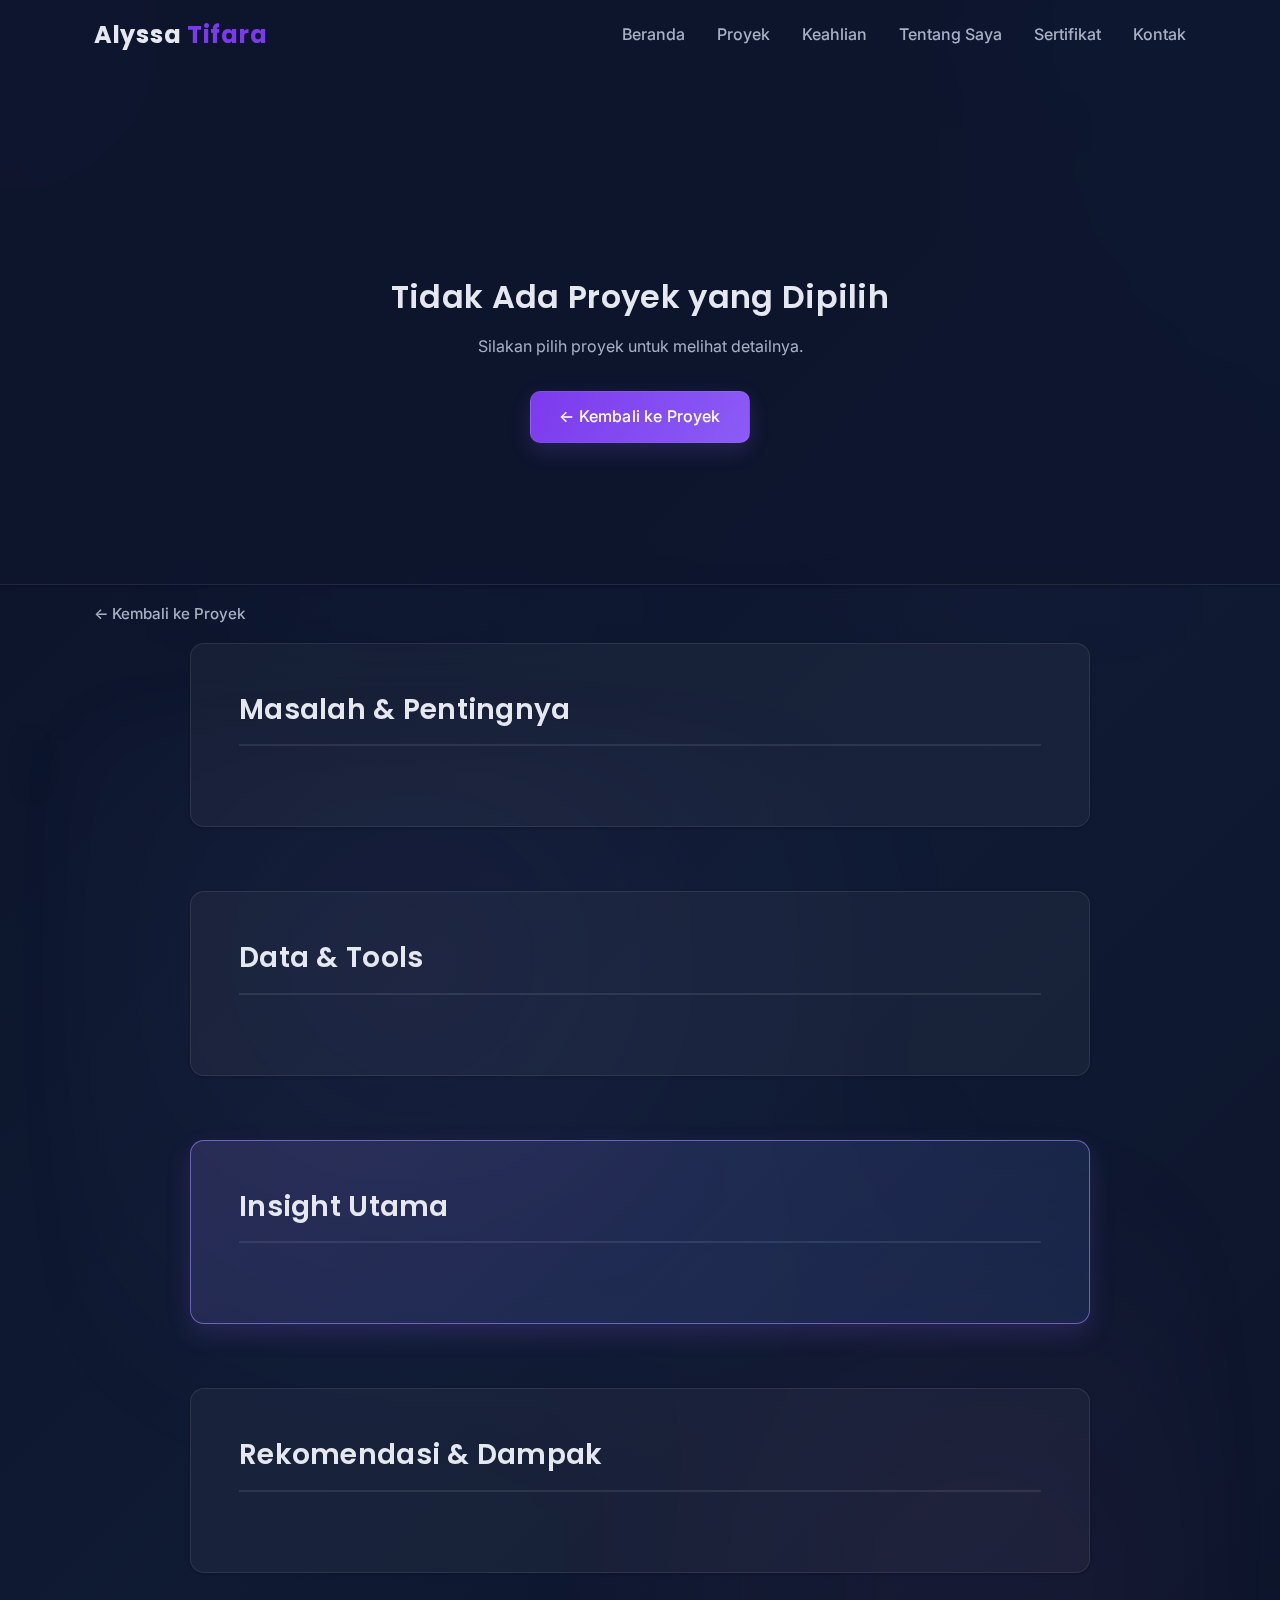
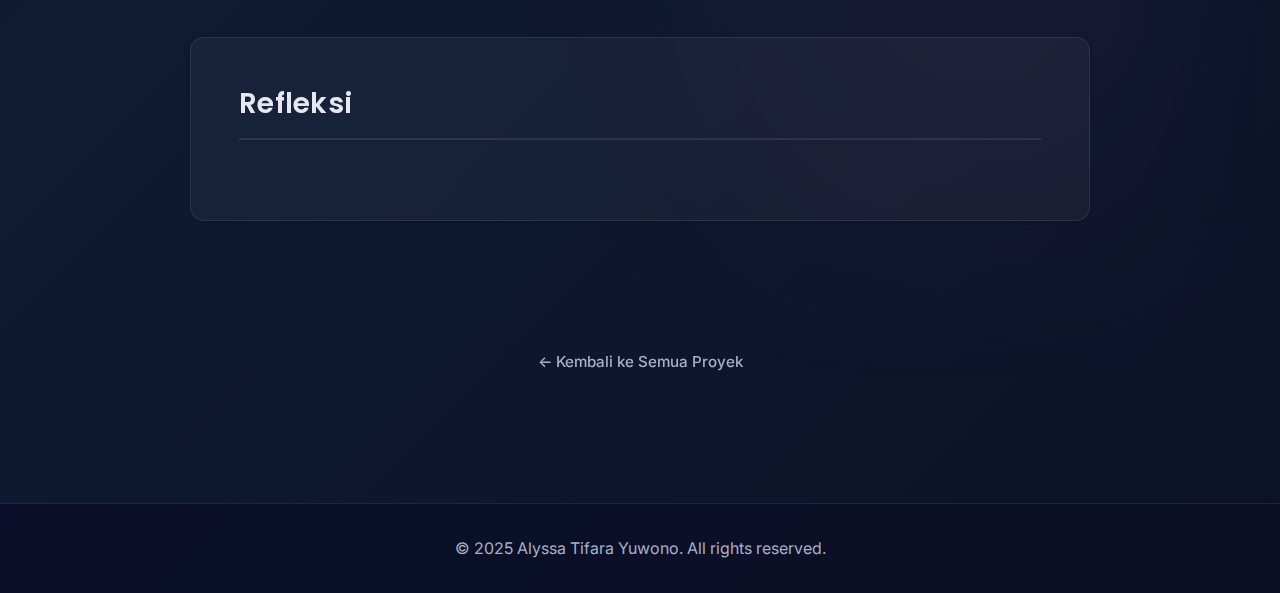
<file: project-detail.html>
<!DOCTYPE html>
<html lang="id">
<head>
    <meta charset="UTF-8">
    <meta name="viewport" content="width=device-width, initial-scale=1.0">
    <meta name="description" content="Studi kasus proyek terperinci - insight dan rekomendasi analisis data.">
    <title>Detail Proyek - Alyssa Tifara Yuwono</title>
    <link rel="stylesheet" href="styles.css">
</head>
<body>
    <!-- ====================================
                HEADER & NAVIGATION
    ==================================== -->
    <header>
        <div class="container">
            <nav>
                <div class="logo">Alyssa <span>Tifara</span></div>
                
                <ul class="nav-links" id="navLinks">
                    <li><a href="index.html">Beranda</a></li>
                    <li><a href="projects.html" class="active">Proyek</a></li>
                    <li><a href="skills.html">Keahlian</a></li>
                    <li><a href="about.html">Tentang Saya</a></li>
                    <li><a href="certificates.html">Sertifikat</a></li>
                    <li><a href="contact.html">Kontak</a></li>
                </ul>
                
                <div class="menu-toggle" id="menuToggle">
                    <span></span>
                    <span></span>
                    <span></span>
                </div>
            </nav>
        </div>
    </header>

    <!-- ========================================
                BACK NAVIGATION
        ======================================== -->
    <section style="padding: var(--spacing-sm) 0 0;">
        <div class="container">
            <a href="projects.html" class="back-link">← Kembali ke Proyek</a>
        </div>
    </section>

    <!-- ====================================
                    PROJECT DETAIL
            Edit: All sections below
    ==================================== -->
    <section style="padding-top: var(--spacing-sm);">
        <div class="container">
            <div id="detail-loader" class="detail-loader" role="status" aria-live="polite" aria-label="Loading project details">
                <div class="spinner"></div>
                <p>Memuat proyek...</p>
            </div>

            <div id="detail-shell" hidden>
                <!-- 1. PROJECT OVERVIEW -->
                <div class="project-detail-header">
                    <h1 class="project-detail-title">[Your Project Title Here]</h1>
                    <div class="project-detail-meta" id="detail-tools"></div>
                    <p class="project-detail-intro" id="detail-overview"></p>
                </div>

                <!-- WEBSITE PREVIEW (Conditional - SIAkre Only) -->
                <div id="website-preview" class="website-preview-section" hidden>
                    <h2 class="website-preview-title">Tampilan Website</h2>
                    <div class="website-preview-container">
                        <div class="project-image-wrapper">
                            <div class="project-image-skeleton" id="preview-image-skeleton" aria-hidden="true"></div>
                            <img id="preview-image" class="project-image" alt="" loading="lazy">
                        </div>
                    </div>
                </div>

                <!-- MOBILE APP SHOWCASE (Conditional - Studify Only) -->
                <div id="mobile-showcase" class="mobile-showcase-section" hidden>
                    <h2 class="mobile-showcase-title">Tampilan Aplikasi Mobile</h2>
                    <div class="mobile-screens-container">
                        <div class="mobile-frame animate-fade-up delay-1">
                            <img id="mobile-screen-1" src="" alt="" loading="lazy">
                        </div>
                        <div class="mobile-frame animate-fade-up delay-2">
                            <img id="mobile-screen-2" src="" alt="" loading="lazy">
                        </div>
                        <div class="mobile-frame animate-fade-up delay-3">
                            <img id="mobile-screen-3" src="" alt="" loading="lazy">
                        </div>
                    </div>
                </div>

                <!-- DASHBOARD PREVIEW (Conditional - Airline Pricing Only) -->
                <div id="dashboard-preview" class="website-preview-section" hidden>
                    <h2 class="website-preview-title">Tampilan Dashboard</h2>
                    <div class="website-preview-container">
                        <div class="project-image-wrapper">
                            <div class="project-image-skeleton" id="dashboard-image-skeleton" aria-hidden="true"></div>
                            <img id="dashboard-image" class="project-image" alt="" loading="lazy">
                        </div>
                    </div>
                </div>
                </div>

                <!-- Main Content Container -->
                <div class="project-detail-content">
                    <!-- 2. PROBLEM & IMPORTANCE -->
                    <div class="detail-section" data-section="problem">
                        <h2 class="detail-section-title">Masalah & Pentingnya</h2>
                        <div class="detail-section-body" id="detail-problem"></div>
                    </div>

                    <!-- 3. DATA & TOOLS -->
                    <div class="detail-section" data-section="data-tools">
                        <h2 class="detail-section-title">Data & Tools</h2>
                        <div class="detail-section-body" id="detail-data"></div>
                    </div>

                    <!-- 4. KEY INSIGHTS -->
                    <div class="detail-section highlight-section" data-section="insights">
                        <h2 class="detail-section-title">Insight Utama</h2>
                        <div class="detail-section-body" id="detail-insights"></div>
                    </div>

                    <!-- 5. RECOMMENDATION & IMPACT -->
                    <div class="detail-section" data-section="recommendation">
                        <h2 class="detail-section-title">Rekomendasi & Dampak</h2>
                        <div class="detail-section-body" id="detail-recommendation"></div>
                    </div>

                    <!-- 6. REFLECTION -->
                    <div class="detail-section" data-section="reflection">
                        <h2 class="detail-section-title">Refleksi</h2>
                        <div class="detail-section-body" id="detail-reflection"></div>
                    </div>
                </div>

                <!-- ACTION BUTTONS -->
                <div class="project-actions" id="detail-actions"></div>

                <!-- Back to projects -->
                <div style="text-align: center; margin-top: var(--spacing-lg);">
                    <a href="projects.html" class="back-link">← Kembali ke Semua Proyek</a>
                </div>
            </div>

        </div>
    </section>

    <!-- ====================================
                    FOOTER
        ===================================== -->
    <footer>
        <div class="container">
            <p>&copy; 2025 Alyssa Tifara Yuwono. All rights reserved.</p>
        </div>
    </footer>

    <script src="script.js"></script>
</body>
</html>
</file>
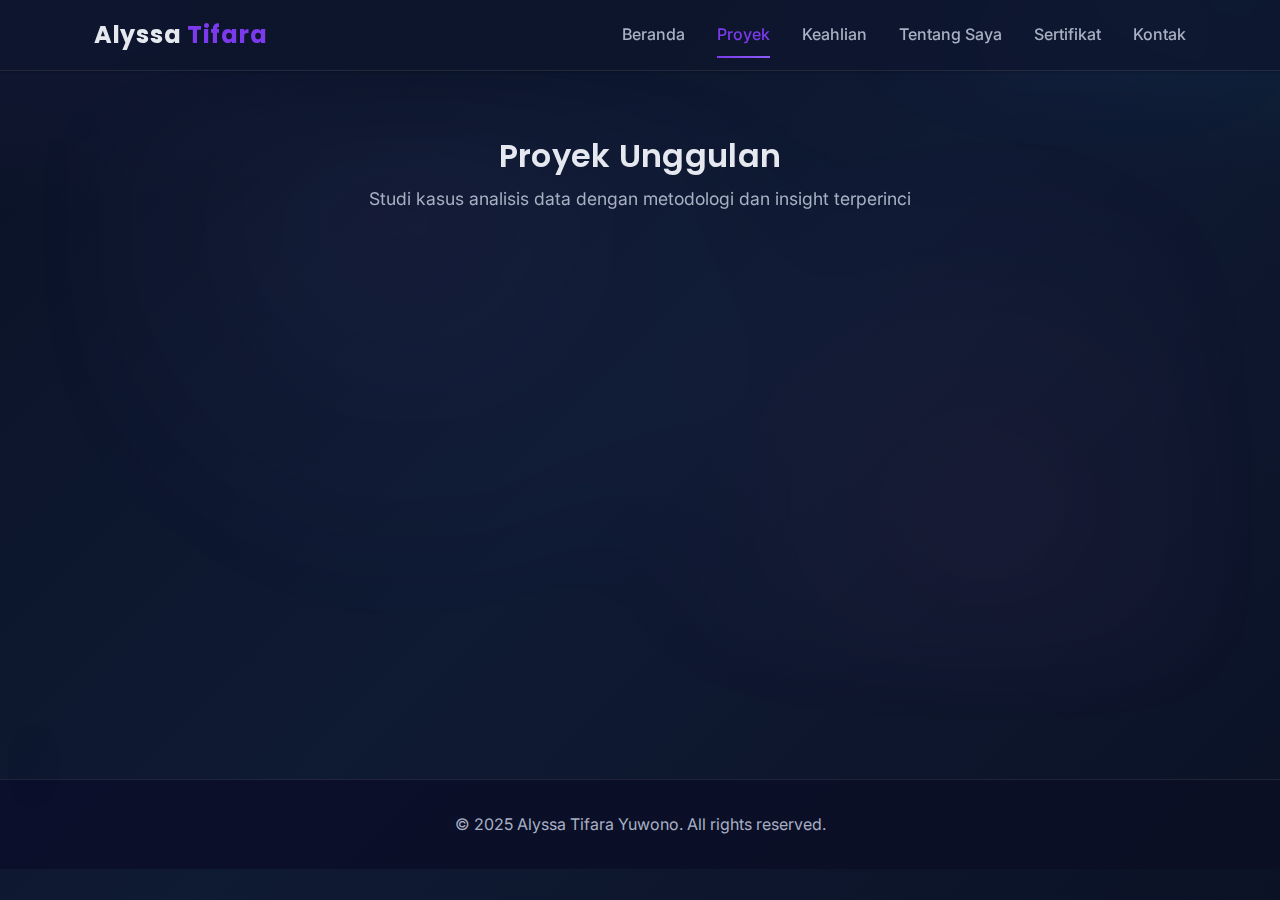
<file: projects.html>
<!DOCTYPE html>
<html lang="id">
<head>
    <meta charset="UTF-8">
    <meta name="viewport" content="width=device-width, initial-scale=1.0">
    <meta name="description" content="Portfolio proyek analisis data - studi kasus dan insight.">
    <title>Proyek - Alyssa Tifara Yuwono</title>
    <link rel="stylesheet" href="styles.css">
</head>
<body>
    <!-- ========================================
                HEADER & NAVIGATION
        ======================================== -->
    <header>
        <div class="container">
            <nav>
                <div class="logo">Alyssa <span>Tifara</span></div>
                
                <ul class="nav-links" id="navLinks">
                    <li><a href="index.html">Beranda</a></li>
                    <li><a href="projects.html" class="active">Proyek</a></li>
                    <li><a href="skills.html">Keahlian</a></li>
                    <li><a href="about.html">Tentang Saya</a></li>
                    <li><a href="certificates.html">Sertifikat</a></li>
                    <li><a href="contact.html">Kontak</a></li>
                </ul>
                
                <div class="menu-toggle" id="menuToggle">
                    <span></span>
                    <span></span>
                    <span></span>
                </div>
            </nav>
        </div>
    </header>

    <!-- ========================================
                PROJECTS SECTION
            Edit: All project details below
        ======================================== -->
    <section>
        <div class="container">
            <div class="section-header">
                <h2 class="section-title">Proyek Unggulan</h2>
                <p class="section-subtitle">Studi kasus analisis data dengan metodologi dan insight terperinci</p>
            </div>

            <div class="projects-grid">
                <a href="project-detail.html?id=atm"
                class="project-card fade-in-card"
                aria-label="View project details for Sistem Informasi Akreditasi">

                    <div class="project-card-header">
                        <h3 class="project-card-title">SiAkre</h3>
                    </div>

                    <p class="project-card-description">
                        Sistem informasi akreditasi program studi dengan validasi bertingkat
                        dan ekspor dokumen otomatis.
                    </p>

                    <div class="tool-tags">
                        <span class="tag">Laravel</span>
                        <span class="tag">MySQL</span>
                        <span class="tag">Bootstrap</span>
                        <span class="tag">System Analysis</span>
                    </div>

                    <div class="project-card-footer">
                        <span class="project-card-cta">Lihat Detail →</span>
                    </div>
                </a>

                <a href="project-detail.html?id=retention" class="project-card fade-in-card" aria-label="View project details for Studify Mobile">
                <div class="project-card-header">
                    <h3 class="project-card-title">Studify Mobile</h3>
                </div>
                <p class="project-card-description">
                    Aplikasi penjadwalan kelas terpusat dengan notifikasi real-time untuk meningkatkan koordinasi akademik dan mengurangi miskomunikasi.
                </p>
                <div class="tool-tags">
                    <span class="tag">Flutter</span>
                    <span class="tag">Laravel</span>
                    <span class="tag">MySQL</span>
                    <span class="tag">Requirement Analysis</span>
                </div>
                <div class="project-card-footer">
                    <span class="project-card-cta">Lihat Detail →</span>
                </div>
                </a>

                <a href="project-detail.html?id=order-delay" class="project-card fade-in-card" aria-label="View project details for Order Delay">
                    <div class="project-card-header">
                        <h3 class="project-card-title">Market Entry Strategy</h3>
                    </div>
                    <p class="project-card-description">
                        Root-cause snapshot of afternoon shift delays; delivered a simple ops checklist to stabilize throughput.
                    </p>
                    <div class="tool-tags">
                        <span class="tag">Python</span>
                        <span class="tag">Power BI</span>
                        <span class="tag">Data Analysis</span>
                        <span class="tag">Data Visualization</span>
                    </div>
                    <div class="project-card-footer">
                        <span class="project-card-cta">Lihat Detail →</span>
                    </div>
                </a>

                <!-- <a href="project-detail.html?id=qa-dashboard" class="project-card fade-in-card" aria-label="View project details for QA Dashboard">
                    <div class="project-card-header">
                        <h3 class="project-card-title">QA Dashboard Starter</h3>
                    </div>
                    <p class="project-card-description">
                        Lightweight QA dashboard to surface defect trends, reopen rates, and cycle time for faster triage.
                    </p>
                    <div class="tool-tags">
                        <span class="tag sql">SQL</span>
                        <span class="tag tableau">Tableau</span>
                        <span class="tag qa">QA</span>
                    </div>
                    <div class="project-card-footer">
                        <span class="project-card-cta">View Details →</span>
                    </div>
                </a> -->
            </div>
        </div>
    </section>

    <!-- ====================================
                    FOOTER
        ===================================== -->
    <footer>
        <div class="container">
            <p>&copy; 2025 Alyssa Tifara Yuwono. All rights reserved.</p>
        </div>
    </footer>

    <script src="script.js"></script>
</body>
</html>
</file>
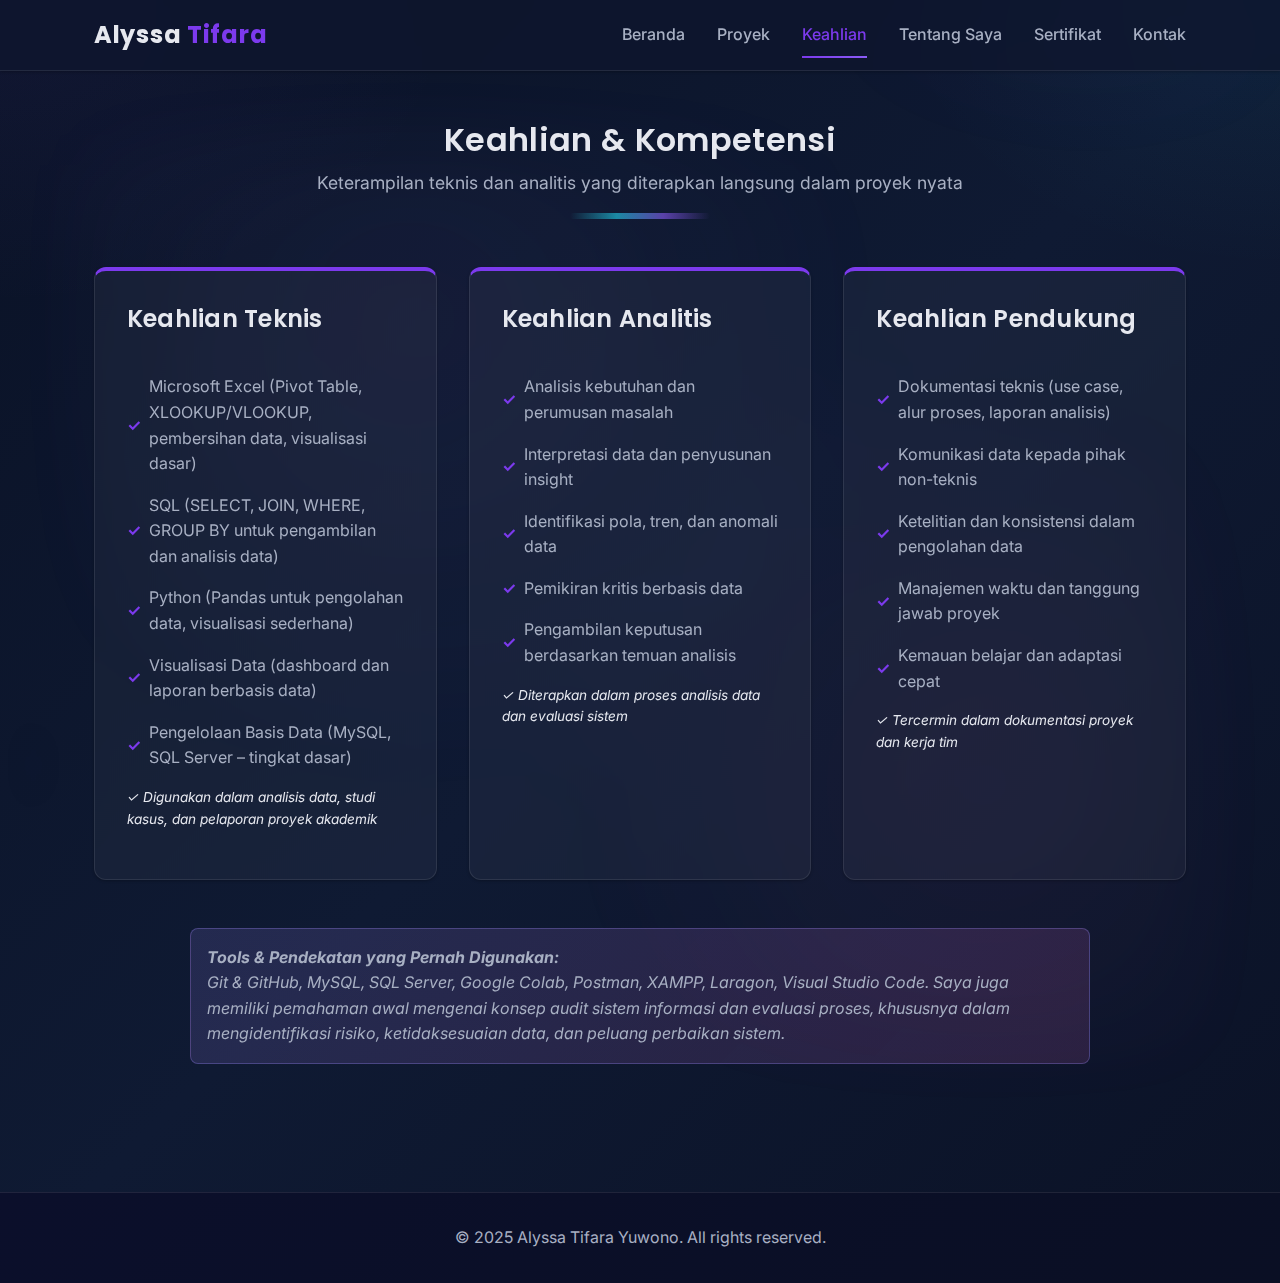
<file: skills.html>
<!DOCTYPE html>
<html lang="id">
<head>
    <meta charset="UTF-8">
    <meta name="viewport" content="width=device-width, initial-scale=1.0">
    <meta name="description" content="Keahlian Data Analyst termasuk analisis data, visualisasi, pemahaman sistem, dan dokumentasi.">
    <title>Keahlian - Alyssa Tifara Yuwono</title>
    <link rel="stylesheet" href="styles.css">
</head>
<body>

<!-- ========================================
            HEADER & NAVIGATION
========================================= -->
<header>
    <div class="container">
        <nav>
            <div class="logo">Alyssa <span>Tifara</span></div>

            <ul class="nav-links" id="navLinks">
                <li><a href="index.html">Beranda</a></li>
                <li><a href="projects.html">Proyek</a></li>
                <li><a href="skills.html" class="active">Keahlian</a></li>
                <li><a href="about.html">Tentang Saya</a></li>
                <li><a href="certificates.html">Sertifikat</a></li>
                <li><a href="contact.html">Kontak</a></li>
            </ul>

            <div class="menu-toggle" id="menuToggle">
                <span></span>
                <span></span>
                <span></span>
            </div>
        </nav>
    </div>
</header>

        <!-- ========================================
            SKILLS SECTION
            Data Analyst – ATS Friendly (Bahasa Indonesia)
        ========================================= -->
        <section style="padding-top: var(--spacing-lg);">
        <div class="container">
            <div class="section-header">
            <h2 class="section-title">Keahlian & Kompetensi</h2>
            <p class="section-subtitle">
                Keterampilan teknis dan analitis yang diterapkan langsung dalam proyek nyata
            </p>
            <div class="section-decor" aria-hidden="true"></div>
            </div>

            <div class="skills-grid">

            <!-- KEAHLIAN TEKNIS -->
            <div class="skill-category">
                <h3>Keahlian Teknis</h3>
                <ul class="skill-list">
                <li>Microsoft Excel (Pivot Table, XLOOKUP/VLOOKUP, pembersihan data, visualisasi dasar)</li>
                <li>SQL (SELECT, JOIN, WHERE, GROUP BY untuk pengambilan dan analisis data)</li>
                <li>Python (Pandas untuk pengolahan data, visualisasi sederhana)</li>
                <li>Visualisasi Data (dashboard dan laporan berbasis data)</li>
                <li>Pengelolaan Basis Data (MySQL, SQL Server – tingkat dasar)</li>
                </ul>
                <p class="skill-note">
                ✓ Digunakan dalam analisis data, studi kasus, dan pelaporan proyek akademik
                </p>
            </div>

            <!-- KEAHLIAN ANALITIS -->
            <div class="skill-category">
                <h3>Keahlian Analitis</h3>
                <ul class="skill-list">
                <li>Analisis kebutuhan dan perumusan masalah</li>
                <li>Interpretasi data dan penyusunan insight</li>
                <li>Identifikasi pola, tren, dan anomali data</li>
                <li>Pemikiran kritis berbasis data</li>
                <li>Pengambilan keputusan berdasarkan temuan analisis</li>
                </ul>
                <p class="skill-note">
                ✓ Diterapkan dalam proses analisis data dan evaluasi sistem
                </p>
            </div>

            <!-- KEAHLIAN PENDUKUNG -->
            <div class="skill-category">
                <h3>Keahlian Pendukung</h3>
                <ul class="skill-list">
                <li>Dokumentasi teknis (use case, alur proses, laporan analisis)</li>
                <li>Komunikasi data kepada pihak non-teknis</li>
                <li>Ketelitian dan konsistensi dalam pengolahan data</li>
                <li>Manajemen waktu dan tanggung jawab proyek</li>
                <li>Kemauan belajar dan adaptasi cepat</li>
                </ul>
                <p class="skill-note">
                ✓ Tercermin dalam dokumentasi proyek dan kerja tim
                </p>
            </div>

            </div>

            <!-- TOOLS & AUDIT AWARENESS -->
            <div class="note" style="margin-top: var(--spacing-lg); max-width: 900px; margin-left: auto; margin-right: auto;">
            <p style="margin: 0;">
                <strong>Tools & Pendekatan yang Pernah Digunakan:</strong><br>
                Git & GitHub, MySQL, SQL Server, Google Colab, Postman, XAMPP, Laragon, Visual Studio Code.
                Saya juga memiliki pemahaman awal mengenai konsep audit sistem informasi dan evaluasi proses,
                khususnya dalam mengidentifikasi risiko, ketidaksesuaian data, dan peluang perbaikan sistem.
            </p>
            </div>

        </div>
        </section>



<!-- ========================================
                    FOOTER
========================================= -->
<footer>
    <div class="container">
        <p>&copy; 2025 Alyssa Tifara Yuwono. All rights reserved.</p>
    </div>
</footer>

<script src="script.js"></script>
</body>
</html>
</file>
<file: styles.css>
/* ========================================
    PROFESSIONAL PORTFOLIO STYLESHEET
    Clean, minimal, internship-ready design
   ======================================== */

/* === GOOGLE FONTS === */
@import url('https://fonts.googleapis.com/css2?family=Inter:wght@300;400;500;600;700&family=Poppins:wght@400;500;600;700&display=swap');

/* === CSS VARIABLES (Easy to customize) === */
:root {
    /* Core Palette: calm, enterprise-like */
    --navy-900: #0b1226;   /* page background */
    --navy-800: #101a33;   /* surfaces */
    --navy-700: #152042;   /* headers / cards */

    /* Role colors */
    --purple-600: #7C3AED; /* primary start */
    --purple-500: #8B5CF6; /* primary end */
    --cyan-400: #22D3EE;   /* data accent */
    --green-500: #22C55E;  /* success */

    /* Semantic mappings for existing selectors */
    --primary-color: var(--purple-600);   /* use minimally (tags/accents) */
    --primary-dark: #6D28D9;              /* subtle hover */
    --primary-light: rgba(139, 92, 246, 0.12);

    --text-light: #E6E8EF;  /* headings / high-contrast */
    --text-gray: #A8B0C3;   /* body */
    --background: var(--navy-900);
    --background-gray: rgba(255,255,255,0.04); /* soft panels on dark */
    --border-color: rgba(255,255,255,0.09);

    /* Shadows (kept subtle) */
    --shadow-sm: 0 1px 3px rgba(0,0,0,0.25);
    --shadow-md: 0 6px 16px rgba(0,0,0,0.25);
    --shadow-lg: 0 10px 28px rgba(0,0,0,0.28);
    --shadow-btn: 0 8px 20px rgba(139, 92, 246, 0.18);
    --glow-soft: 0 10px 24px rgba(139, 92, 246, 0.18);

    /* Typography */
    --font-heading: 'Poppins', sans-serif;
    --font-body: 'Inter', sans-serif;

    /* Spacing */
    --spacing-xs: 0.5rem;
    --spacing-sm: 1rem;
    --spacing-md: 2rem;
    --spacing-lg: 3rem;
    --spacing-xl: 4rem;

    /* Container */
    --container-width: 1140px;
    --container-padding: 1.5rem;
}

/* === RESET & BASE === */
* {
    margin: 0;
    padding: 0;
    box-sizing: border-box;
}

html {
    scroll-behavior: smooth;
}

body {
    font-family: var(--font-body);
    font-size: 16px;
    line-height: 1.6;
    color: var(--text-gray);
    background: radial-gradient(60% 40% at 0% 0%, rgba(139, 92, 246, 0.06), transparent 60%),
                radial-gradient(50% 35% at 100% 0%, rgba(34, 211, 238, 0.06), transparent 60%),
                linear-gradient(135deg, #0a1226 0%, #0f1a33 50%, #0b1226 100%);
    -webkit-font-smoothing: antialiased;
    -moz-osx-font-smoothing: grayscale;
    min-height: 100vh;
    position: relative;
    overflow-x: hidden;
}

body::before {
    content: "";
    position: fixed;
    inset: 0;
    background: radial-gradient(600px 400px at 85% -10%, rgba(139, 92, 246, 0.08), transparent 60%),
                radial-gradient(500px 360px at -15% 85%, rgba(34, 211, 238, 0.05), transparent 60%);
    filter: blur(50px);
    opacity: 0.7;
    z-index: 0;
    pointer-events: none;
}

/* === TYPOGRAPHY === */
h1, h2, h3, h4, h5, h6 {
    font-family: var(--font-heading);
    font-weight: 600;
    line-height: 1.3;
    color: var(--text-light);
    letter-spacing: 0.01em;
    margin-bottom: var(--spacing-sm);
}

h1 { font-size: 2.5rem; }
h2 { font-size: 2rem; }
h3 { font-size: 1.5rem; }
h4 { font-size: 1.25rem; }
h5 { font-size: 1.1rem; }
h6 { font-size: 1rem; }

p {
    margin-bottom: var(--spacing-sm);
    color: var(--text-gray);
}

a {
    color: var(--primary-color);
    text-decoration: none;
    transition: color 0.3s ease;
}

a:hover {
    color: var(--primary-dark);
}

/* === CONTAINER === */
.container {
    max-width: var(--container-width);
    margin: 0 auto;
    padding: 0 var(--container-padding);
}

/* === HEADER & NAVIGATION === */
header {
    background: rgba(14, 22, 46, 0.75);
    backdrop-filter: blur(12px);
    border-bottom: 1px solid var(--border-color);
    box-shadow: var(--shadow-sm);
    position: sticky;
    top: 0;
    z-index: 1000;
}

nav {
    display: flex;
    justify-content: space-between;
    align-items: center;
    padding: 1rem 0;
}

.logo {
    font-family: var(--font-heading);
    font-size: 1.5rem;
    font-weight: 700;
    color: var(--text-light);
    letter-spacing: 0.03em;
}

.logo span {
    color: var(--primary-color);
}

.nav-links {
    display: flex;
    list-style: none;
    gap: 2rem;
    align-items: center;
}

.nav-links li a {
    position: relative;
    font-weight: 500;
    color: var(--text-gray);
    padding: 0.5rem 0;
    transition: color 0.3s ease, transform 0.3s ease;
}

.nav-links li a::after {
    content: "";
    position: absolute;
    left: 0;
    bottom: -6px;
    width: 0;
    height: 2px;
    background: linear-gradient(90deg, var(--purple-600), var(--purple-500));
    transition: width 0.3s ease;
}

.nav-links li a:hover,
.nav-links li a.active {
    color: var(--primary-color);
    transform: translateY(-2px);
}

.nav-links li a:hover::after,
.nav-links li a.active::after {
    width: 100%;
}

/* Mobile Menu Toggle */
.menu-toggle {
    display: none;
    flex-direction: column;
    cursor: pointer;
    gap: 5px;
}

.menu-toggle span {
    width: 25px;
    height: 3px;
    background-color: var(--text-light);
    transition: all 0.3s ease;
}

/* === BUTTONS === */
.btn {
    display: inline-block;
    padding: 0.75rem 1.75rem;
    font-family: var(--font-body);
    font-size: 1rem;
    font-weight: 500;
    text-align: center;
    border-radius: 10px;
    cursor: pointer;
    transition: all 0.3s ease;
    border: 1px solid transparent;
    text-decoration: none;
    letter-spacing: 0.01em;
}

.btn-primary {
    background: linear-gradient(120deg, var(--purple-600), var(--purple-500));
    color: #ffffff;
    box-shadow: var(--shadow-btn);
    border-color: rgba(255, 255, 255, 0.06);
}

.btn-primary:hover {
    transform: translateY(-2px);
    box-shadow: 0 10px 24px rgba(139, 92, 246, 0.22);
}

.btn-secondary {
    background: transparent;
    color: var(--text-light);
    border: 1px solid var(--border-color);
    box-shadow: none;
}

.btn-secondary:hover {
    background: rgba(255,255,255,0.05);
    transform: translateY(-2px);
}

.btn-group {
    display: flex;
    gap: 1rem;
    flex-wrap: wrap;
}

/* === SECTIONS === */
section {
    padding: var(--spacing-xl) 0;
    position: relative;
    z-index: 1;
}

section::before {
    content: "";
    position: absolute;
    inset: 6% 5%;
    background: radial-gradient(circle at 30% 20%, rgba(159, 139, 255, 0.08), transparent 45%),
                radial-gradient(circle at 80% 70%, rgba(255, 122, 223, 0.06), transparent 40%);
    filter: blur(45px);
    opacity: 0.75;
    z-index: -1;
    pointer-events: none;
}

.section-header {
    text-align: center;
    margin-bottom: var(--spacing-lg);
}

.section-title {
    font-size: 2rem;
    margin-bottom: var(--spacing-xs);
    color: var(--text-light);
    letter-spacing: 0.01em;
}

.section-subtitle {
    color: var(--text-gray);
    font-size: 1.1rem;
}

/* Subtle header decoration used on Skills (and reusable) */
.section-decor {
    width: 140px;
    height: 6px;
    margin: 0.75rem auto 0;
    border-radius: 999px;
    background: linear-gradient(90deg, transparent, var(--cyan-400), var(--purple-500), transparent);
    opacity: 0.6;
}

/* === HERO SECTION (Homepage) === */
.hero {
    min-height: calc(100vh - 80px);
    display: flex;
    align-items: center;
    background: linear-gradient(140deg, rgba(16, 26, 52, 0.85), rgba(16, 23, 44, 0.8));
    position: relative;
    overflow: hidden;
}

.hero::after {
    content: "";
    position: absolute;
    width: 420px;
    height: 420px;
    right: -10%;
    top: -10%;
    background: radial-gradient(circle, rgba(139, 92, 246, 0.12), transparent 60%);
    filter: blur(10px);
    z-index: 0;
}

.hero::before {
    content: "";
    position: absolute;
    width: 320px;
    height: 320px;
    left: -5%;
    bottom: -10%;
    background: radial-gradient(circle, rgba(34, 211, 238, 0.08), transparent 60%);
    filter: blur(16px);
    z-index: 0;
}

.hero-content {
    max-width: 800px;
    position: relative;
    z-index: 1;
}

.hero-title {
    font-size: 2.75rem;
    line-height: 1.2;
    margin-bottom: var(--spacing-md);
    color: var(--text-light);
}

/* Subtle accent for the hero name (white text, gradient underline) */
.hero-name {
    color: var(--text-light);
    display: inline-block;
    position: relative;
}

.hero-name::after {
    content: "";
    position: absolute;
    left: 0;
    bottom: -6px;
    width: 100%;
    height: 4px;
    border-radius: 8px;
    background: linear-gradient(90deg, var(--cyan-400), var(--purple-500));
    opacity: 0.7;
}

.hero-description {
    font-size: 1.2rem;
    color: var(--text-gray);
    margin-bottom: var(--spacing-lg);
    line-height: 1.8;
}

/* Profile Photo Section */
.profile-photo-section {
    display: flex;
    flex-direction: column;
    align-items: center;
    justify-content: center;
    animation: fadeInUp 0.8s ease-out 0.3s both;
}

.profile-photo-container {
    width: 300px;
    height: 300px;
    margin-bottom: var(--spacing-md);
    border-radius: 12px;
    overflow: hidden;
    box-shadow: var(--shadow-lg);
    border: 3px solid var(--primary-light);
    position: relative;
    background-color: var(--background);
}

/* Cute & interesting frames (non-generic, still professional) */
.profile-photo-container.frame-charm {
    padding: 10px;
    border: 2px dashed var(--primary-color);
    border-radius: 16px;
    background:
        linear-gradient(180deg, #ffffff 0%, var(--primary-light) 100%);
    transition: transform 0.2s ease, box-shadow 0.2s ease;
}
.profile-photo-container.frame-charm::before,
.profile-photo-container.frame-charm::after {
    content: "";
    position: absolute;
    width: 14px;
    height: 14px;
    border-radius: 4px;
    background: var(--primary-color);
    opacity: 0.12;
}
.profile-photo-container.frame-charm::before {
    top: -7px;
    left: -7px;
    transform: rotate(12deg);
    box-shadow: 0 0 0 6px var(--primary-light);
}
.profile-photo-container.frame-charm::after {
    bottom: -7px;
    right: -7px;
    transform: rotate(-12deg);
    box-shadow: 0 0 0 6px var(--primary-light);
}
.profile-photo-container.frame-charm:hover {
    transform: translateY(-2px);
    box-shadow: var(--shadow-lg);
}

/* Soft arc accent behind the photo */
.profile-photo-container.frame-arc {
    border: 2px solid var(--border-color);
    border-radius: 18px;
}
.profile-photo-container.frame-arc::before {
    content: "";
    position: absolute;
    width: 120%;
    height: 120%;
    left: -10%;
    top: -20%;
    border-radius: 50%;
    background: radial-gradient(
        60% 60% at 20% 20%,
        var(--primary-light) 0%,
        transparent 70%
    );
    z-index: -1;
}

/* Subtle ribbon accent in the corner */
.profile-photo-container.frame-ribbon {
    border: 2px solid var(--primary-light);
    border-radius: 14px;
}
.profile-photo-container.frame-ribbon::before {
    content: "";
    position: absolute;
    top: 10px;
    left: -12px;
    width: 70px;
    height: 12px;
    background: var(--primary-light);
    transform: rotate(-12deg);
    border-radius: 6px;
}
.profile-photo-container.frame-ribbon::after {
    content: "";
    position: absolute;
    bottom: 10px;
    right: -12px;
    width: 70px;
    height: 12px;
    background: var(--primary-light);
    transform: rotate(12deg);
    border-radius: 6px;
}

.profile-photo {
    width: 100%;
    height: 100%;
    object-fit: cover;
    display: block;
}

.profile-subtitle {
    text-align: center;
    color: var(--text-gray);
    font-size: 1rem;
    font-weight: 500;
}

/* === CARDS === */
.card {
    background: rgba(255, 255, 255, 0.04);
    border-radius: 14px;
    padding: var(--spacing-md);
    box-shadow: var(--shadow-md);
    transition: transform 0.3s ease, box-shadow 0.3s ease, border-color 0.3s ease;
    border: 1px solid var(--border-color);
}

.card:hover {
    transform: translateY(-6px);
    box-shadow: var(--glow-soft);
    border-color: var(--primary-color);
}

/* === PROJECT PREVIEW SECTION (Homepage) === */
.project-preview-grid {
    display: grid;
    grid-template-columns: repeat(auto-fit, minmax(350px, 1fr));
    gap: var(--spacing-md);
    margin-bottom: var(--spacing-lg);
}

.project-preview-card {
    background: rgba(255, 255, 255, 0.04);
    border: 1px solid var(--border-color);
    border-radius: 14px;
    padding: var(--spacing-md);
    text-decoration: none;
    color: inherit;
    transition: all 0.3s ease;
    box-shadow: var(--shadow-sm);
    display: flex;
    flex-direction: column;
    backdrop-filter: blur(8px);
}

.project-preview-card:hover {
    box-shadow: var(--glow-soft);
    transform: translateY(-10px);
    border-color: var(--primary-color);
}

.project-preview-header {
    margin-bottom: var(--spacing-sm);
}

.project-preview-header h3 {
    color: var(--text-light);
    font-size: 1.25rem;
    margin: 0;
}

.project-preview-description {
    color: var(--text-gray);
    font-size: 1rem;
    line-height: 1.6;
    margin-bottom: auto;
    padding-bottom: var(--spacing-sm);
}

.project-preview-footer {
    display: flex;
    justify-content: space-between;
    align-items: center;
    padding-top: var(--spacing-sm);
    border-top: 1px solid var(--border-color);
}

.project-preview-tag {
    background-color: var(--primary-light);
    color: var(--primary-color);
    padding: 0.35rem 0.75rem;
    border-radius: 20px;
    font-size: 0.85rem;
    font-weight: 500;
}

.view-more {
    color: var(--primary-color);
    font-weight: 500;
    font-size: 0.95rem;
    transition: color 0.3s ease;
}

.project-preview-card:hover .view-more {
    color: var(--primary-dark);
}

/* === PROJECTS PAGE - CARD GRID === */
.projects-grid {
    display: grid;
    grid-template-columns: repeat(auto-fit, minmax(320px, 1fr));
    gap: var(--spacing-md);
    margin-top: var(--spacing-md);
}

.project-card {
    background: rgba(255, 255, 255, 0.04);
    border: 1px solid var(--border-color);
    border-radius: 14px;
    padding: var(--spacing-md);
    text-decoration: none;
    color: inherit;
    display: flex;
    flex-direction: column;
    transition: all 0.3s ease;
    box-shadow: var(--shadow-sm);
    backdrop-filter: blur(8px);
}

.project-card:hover {
    transform: translateY(-8px);
    box-shadow: var(--glow-soft);
    border-color: var(--primary-color);
}

/* Detail loader */
.detail-loader {
    display: grid;
    place-items: center;
    gap: 0.75rem;
    padding: var(--spacing-lg) 0;
    color: var(--text-light);
    text-align: center;
    transition: opacity 0.3s ease;
}

.detail-loader .spinner {
    width: 48px;
    height: 48px;
    border: 3px solid rgba(255, 255, 255, 0.15);
    border-top-color: var(--purple-500);
    border-radius: 50%;
    animation: spin 1s linear infinite;
}

@keyframes spin {
    from { transform: rotate(0deg); }
    to { transform: rotate(360deg); }
}

#detail-shell {
    opacity: 0;
    transition: opacity 0.4s ease;
}

#detail-shell[hidden] {
    display: none;
}

.project-card-header {
    margin-bottom: var(--spacing-sm);
}

.project-card-title {
    color: var(--text-light);
    font-size: 1.35rem;
    margin: 0 0 var(--spacing-sm) 0;
    font-weight: 600;
}

.project-card-description {
    color: var(--text-gray);
    font-size: 1rem;
    line-height: 1.7;
    margin-bottom: var(--spacing-md);
    flex-grow: 1;
}

.project-card-tools {
    display: flex;
    flex-wrap: wrap;
    gap: 0.5rem;
    margin-bottom: var(--spacing-sm);
    padding-bottom: var(--spacing-sm);
    border-bottom: 1px solid var(--border-color);
}

/* High-contrast tool tags for project cards (accessibility-first) */
.tool-tags {
    display: flex;
    flex-wrap: wrap;
    gap: 0.5rem;
    margin-bottom: var(--spacing-md);
}

.tag {
    font-size: 0.75rem;
    font-weight: 500;
    padding: 4px 10px;
    border-radius: 999px;
    color: #ffffff;
    background: linear-gradient(135deg, var(--purple-600), var(--purple-500));
    border: 1px solid rgba(255, 255, 255, 0.18);
    box-shadow: 0 6px 14px rgba(0, 0, 0, 0.22);
    transition: transform 0.2s ease, box-shadow 0.2s ease;
}

/* Legacy tool-badge (kept for backward compatibility) */
.tool-badge {
    background-color: var(--primary-light);
    color: var(--primary-color);
    padding: 0.35rem 0.85rem;
    border-radius: 16px;
    font-size: 0.85rem;
    font-weight: 500;
}

.project-card-footer {
    display: flex;
    justify-content: flex-end;
    align-items: center;
}

.project-card-cta {
    color: var(--primary-color);
    font-weight: 600;
    font-size: 0.95rem;
    transition: all 0.3s ease;
}

.project-card:hover .project-card-cta {
    color: var(--purple-500);
    transform: translateX(6px);
}

/* === PROJECT DETAIL PAGE === */
.back-link {
    display: inline-flex;
    align-items: center;
    color: var(--text-gray);
    font-size: 0.95rem;
    font-weight: 500;
    text-decoration: none;
    transition: color 0.3s ease;
}

.back-link:hover {
    color: var(--primary-color);
}

.project-detail-header {
    text-align: center;
    max-width: 900px;
    margin: 0 auto var(--spacing-xl);
    padding-bottom: var(--spacing-lg);
    border-bottom: 2px solid var(--border-color);
}

.project-detail-title {
    font-size: 2.5rem;
    color: var(--text-light);
    margin-bottom: var(--spacing-md);
    line-height: 1.2;
    opacity: 0;
    animation: fadeInUp 0.5s ease-out forwards;
    animation-delay: 0.05s;
}

.project-detail-meta {
    display: flex;
    justify-content: center;
    flex-wrap: wrap;
    gap: 0.75rem;
    margin-bottom: var(--spacing-md);
}

.tool-badge-large {
    background-color: var(--primary-color);
    color: white;
    padding: 0.5rem 1.25rem;
    border-radius: 20px;
    font-size: 0.95rem;
    font-weight: 600;
    opacity: 0;
    animation: fadeInUp 0.5s ease-out forwards;
}

.tool-badge-large:nth-child(1) {
    animation-delay: 0.15s;
}

.tool-badge-large:nth-child(2) {
    animation-delay: 0.2s;
}

.tool-badge-large:nth-child(3) {
    animation-delay: 0.25s;
}

.tool-badge-large:nth-child(n+4) {
    animation-delay: 0.3s;
}

.project-detail-intro {
    font-size: 1.2rem;
    line-height: 1.8;
    color: var(--text-gray);
    max-width: 800px;
    margin: 0 auto;
    opacity: 0;
    animation: fadeInUp 0.5s ease-out forwards;
    animation-delay: 0.35s;
}

.project-hero {
    max-width: 960px;
    margin: 0 auto var(--spacing-lg);
    padding: 0 var(--container-padding);
    display: flex;
    justify-content: center;
}

.project-image-wrapper {
    width: 100%;
    position: relative;
}

.project-image-skeleton {
    width: 100%;
    aspect-ratio: 16 / 9;
    border-radius: 14px;
    background: linear-gradient(120deg, rgba(255,255,255,0.08), rgba(255,255,255,0.02), rgba(255,255,255,0.08));
    background-size: 200% 100%;
    animation: skeletonShimmer 1.4s ease-in-out infinite;
    box-shadow: var(--shadow-sm);
}

.project-image {
    width: 100%;
    height: auto;
    display: block;
    border-radius: 14px;
    box-shadow: var(--shadow-md);
    transition: opacity 0.5s ease, transform 0.5s ease, box-shadow 0.3s ease;
    opacity: 0;
    transform: translateY(8px);
    object-fit: cover;
    background: rgba(255, 255, 255, 0.02);
}

.project-image.is-visible {
    opacity: 1;
    transform: translateY(0);
}

.project-image:hover {
    transform: translateY(-4px);
    box-shadow: var(--shadow-lg);
}

.project-detail-content {
    max-width: 900px;
    margin: 0 auto;
}

/* === WEBSITE PREVIEW (SIAkre Only) === */
.website-preview-section {
    max-width: 1100px;
    margin: 0 auto var(--spacing-xl);
    padding: var(--spacing-lg) var(--container-padding);
    text-align: center;
}

.website-preview-title {
    font-size: 1.5rem;
    color: var(--text-light);
    margin-bottom: var(--spacing-lg);
    font-weight: 600;
    letter-spacing: 0.02em;
}

.website-preview-container {
    display: flex;
    justify-content: center;
    align-items: center;
}

/* === MOBILE APP SHOWCASE (Studify Only) === */
.mobile-showcase-section {
    max-width: 1100px;
    margin: 0 auto var(--spacing-xl);
    padding: var(--spacing-lg) var(--container-padding);
    text-align: center;
}

.mobile-showcase-title {
    font-size: 1.5rem;
    color: var(--text-light);
    margin-bottom: var(--spacing-lg);
    font-weight: 600;
    letter-spacing: 0.02em;
}

.mobile-screens-container {
    display: grid;
    grid-template-columns: repeat(3, 1fr);
    gap: var(--spacing-lg);
    justify-items: center;
    align-items: start;
}

/* Mobile device frame */
.mobile-frame {
    position: relative;
    width: 100%;
    max-width: 280px;
    aspect-ratio: 9 / 19;
    background: rgba(255, 255, 255, 0.02);
    border-radius: 24px;
    padding: 12px;
    box-shadow: 0 8px 24px rgba(0, 0, 0, 0.3), 
                0 0 0 1px rgba(255, 255, 255, 0.06);
    border: 2px solid rgba(255, 255, 255, 0.08);
    overflow: hidden;
    transition: transform 0.3s ease, box-shadow 0.3s ease;
}

.mobile-frame:hover {
    transform: translateY(-6px);
    box-shadow: 0 12px 32px rgba(0, 0, 0, 0.35),
                0 0 0 1px rgba(255, 255, 255, 0.1);
}

.mobile-frame img {
    width: 100%;
    height: 100%;
    object-fit: cover;
    border-radius: 16px;
    display: block;
    background: var(--navy-800);
}

/* Tablet layout */
@media (max-width: 1024px) {
    .mobile-screens-container {
        grid-template-columns: repeat(2, 1fr);
        gap: var(--spacing-md);
    }
    
    .mobile-frame:nth-child(3) {
        grid-column: 1 / -1;
        max-width: 280px;
        justify-self: center;
    }
}

/* Mobile layout */
@media (max-width: 768px) {
    .mobile-screens-container {
        grid-template-columns: 1fr;
        gap: var(--spacing-md);
    }
    
    .mobile-frame {
        max-width: 260px;
        margin: 0 auto;
    }
    
    .mobile-frame:nth-child(3) {
        grid-column: auto;
    }
    
    .mobile-showcase-title {
        font-size: 1.25rem;
    }
}


.detail-section {
    margin-bottom: var(--spacing-xl);
    background: rgba(255, 255, 255, 0.04);
    padding: var(--spacing-lg);
    border-radius: 14px;
    border: 1px solid var(--border-color);
    box-shadow: var(--shadow-sm);
}

.detail-section.animate-fade-up {
    opacity: 0;
    animation: fadeInUp 0.5s ease-out forwards;
}

.detail-section.highlight-section {
    background: linear-gradient(135deg, rgba(159, 139, 255, 0.16), rgba(82, 142, 255, 0.12));
    border: 1px solid rgba(159, 139, 255, 0.6);
    box-shadow: var(--glow-soft);
}

.detail-section-title {
    font-size: 1.75rem;
    color: var(--text-light);
    margin-bottom: var(--spacing-md);
    padding-bottom: var(--spacing-sm);
    border-bottom: 2px solid var(--border-color);
}

.detail-section-body {
    color: var(--text-gray);
    line-height: 1.8;
}

.detail-section-body p {
    margin-bottom: var(--spacing-sm);
}

.detail-list {
    list-style: none;
    padding-left: 0;
}

.detail-list li {
    padding: var(--spacing-sm);
    margin-bottom: var(--spacing-sm);
    background: rgba(255, 255, 255, 0.04);
    border-left: 4px solid var(--primary-color);
    border-radius: 6px;
    color: var(--text-gray);
}

/* Insights styling */
.insights-container {
    display: flex;
    flex-direction: column;
    gap: var(--spacing-md);
}

.insight-box {
    display: flex;
    gap: var(--spacing-md);
    background: rgba(255, 255, 255, 0.04);
    padding: var(--spacing-md);
    border-radius: 12px;
    border: 1px solid var(--border-color);
    backdrop-filter: blur(6px);
    box-shadow: var(--shadow-sm);
}

.insight-number {
    flex-shrink: 0;
    width: 40px;
    height: 40px;
    background: var(--primary-color);
    color: white;
    border-radius: 50%;
    display: flex;
    align-items: center;
    justify-content: center;
    font-size: 1.25rem;
    font-weight: 700;
}

.insight-content {
    flex: 1;
}

.insight-content p {
    margin: 0;
    color: var(--text-light);
    line-height: 1.7;
}

/* Action buttons on detail page */
.project-actions {
    display: flex;
    justify-content: center;
    gap: var(--spacing-md);
    margin: var(--spacing-xl) 0;
    flex-wrap: wrap;
}

.project-actions .btn {
    min-width: 220px;
}

.card-title {
    margin-bottom: var(--spacing-sm);
}

.card-text {
    color: var(--text-gray);
}

/* === PROJECT CASE STUDY === */
.project-case-study {
    background: rgba(255, 255, 255, 0.03);
    padding: var(--spacing-lg);
    border-radius: 14px;
    margin-bottom: var(--spacing-md);
    border: 1px solid var(--border-color);
    box-shadow: var(--shadow-sm);
}

.case-study-header {
    margin-bottom: var(--spacing-lg);
    padding-bottom: var(--spacing-md);
    border-bottom: 2px solid var(--border-color);
}

.case-study-section {
    margin-bottom: var(--spacing-lg);
}

.case-study-section h3 {
    color: var(--primary-color);
    margin-bottom: var(--spacing-sm);
    display: flex;
    align-items: center;
    gap: 0.5rem;
}

.case-study-section h3::before {
    content: "▸";
    color: var(--primary-color);
    font-weight: bold;
}

.insight-list, .tool-list, .approach-list {
    list-style: none;
    padding-left: 0;
}

.insight-list li, .tool-list li, .approach-list li {
    padding: var(--spacing-sm);
    margin-bottom: var(--spacing-sm);
    background: rgba(255, 255, 255, 0.04);
    border-left: 4px solid var(--primary-color);
    border-radius: 6px;
}

.note {
    background: linear-gradient(135deg, rgba(159, 139, 255, 0.15), rgba(255, 122, 223, 0.12));
    padding: var(--spacing-sm);
    border-radius: 8px;
    font-style: italic;
    color: var(--text-light);
    margin-top: var(--spacing-md);
    border: 1px solid rgba(159, 139, 255, 0.3);
}

/* === SKILLS GRID === */
.skills-grid {
    display: grid;
    grid-template-columns: repeat(auto-fit, minmax(300px, 1fr));
    gap: var(--spacing-md);
    margin-top: var(--spacing-md);
}

.skill-category {
    background: rgba(255, 255, 255, 0.04);
    padding: var(--spacing-md);
    border-radius: 12px;
    box-shadow: var(--shadow-sm);
    border: 1px solid var(--border-color);
    border-top: 4px solid var(--primary-color);
    backdrop-filter: blur(6px);
}

.skill-category h3 {
    margin-bottom: var(--spacing-md);
}

.skill-list {
    list-style: none;
}

.skill-list li {
    padding: var(--spacing-xs) 0;
    color: var(--text-gray);
    display: flex;
    align-items: center;
    gap: 0.5rem;
}

.skill-list li::before {
    content: "✓";
    color: var(--primary-color);
    font-weight: bold;
}

.skill-note {
    font-size: 0.85rem;
    color: var(--text-light);
    font-style: italic;
    margin-top: var(--spacing-xs);
}

/* === CERTIFICATES === */
.certificates-list {
    display: grid;
    grid-template-columns: repeat(auto-fill, minmax(350px, 1fr));
    gap: var(--spacing-md);
    margin-top: var(--spacing-md);
}

.certificate-item {
    background: rgba(255, 255, 255, 0.04);
    padding: var(--spacing-md);
    border-radius: 12px;
    box-shadow: var(--shadow-sm);
    border: 1px solid var(--border-color);
    border-left: 4px solid var(--primary-color);
    backdrop-filter: blur(6px);
}

.certificate-name {
    font-weight: 600;
    color: var(--text-light);
    margin-bottom: var(--spacing-xs);
}

.certificate-platform {
    color: var(--primary-color);
    font-size: 0.9rem;
    margin-bottom: var(--spacing-sm);
}

.certificate-learning {
    color: var(--text-gray);
    font-size: 0.95rem;
    font-style: italic;
}

/* === ABOUT SECTION === */
.about-content {
    max-width: 800px;
    margin: 0 auto;
}

.about-text {
    font-size: 1.1rem;
    line-height: 1.8;
    margin-bottom: var(--spacing-md);
}

.quality-interest {
    background: linear-gradient(135deg, rgba(159, 139, 255, 0.12), rgba(255, 122, 223, 0.12));
    padding: var(--spacing-lg);
    border-radius: 12px;
    margin-top: var(--spacing-lg);
    border: 1px solid rgba(159, 139, 255, 0.25);
    box-shadow: var(--shadow-sm);
}

.quality-interest h3 {
    color: var(--primary-color);
    margin-bottom: var(--spacing-md);
}

/* === CONTACT SECTION === */
.contact-container {
    max-width: 600px;
    margin: 0 auto;
    text-align: center;
}

.contact-links {
    display: flex;
    flex-direction: column;
    gap: var(--spacing-md);
    margin: var(--spacing-lg) 0;
}

.contact-item {
    display: flex;
    align-items: center;
    justify-content: center;
    gap: 1rem;
    padding: var(--spacing-md);
    background: rgba(255, 255, 255, 0.04);
    border-radius: 12px;
    transition: all 0.3s ease;
    border: 1px solid var(--border-color);
    backdrop-filter: blur(6px);
}

.contact-item:hover {
    background: rgba(159, 139, 255, 0.12);
    transform: translateX(6px);
    box-shadow: var(--glow-soft);
}

.contact-icon {
    font-size: 1.5rem;
    color: var(--primary-color);
}

.contact-info {
    text-align: left;
}

.contact-label {
    font-size: 0.85rem;
    color: var(--text-light);
    display: block;
}

.contact-value {
    font-weight: 500;
    color: var(--text-light);
}

/* Soft entrance animation for key cards */
.project-card,
.project-preview-card,
.skill-category,
.certificate-item,
.contact-item,
.detail-section,
.project-case-study {
    animation: fadeInUp 0.7s ease both;
}

/* === FOOTER === */
footer {
    background: linear-gradient(135deg, #0b0f2b, #0a0f24);
    color: var(--text-gray);
    padding: var(--spacing-md) 0;
    text-align: center;
    margin-top: var(--spacing-xl);
    border-top: 1px solid var(--border-color);
}

footer p {
    color: var(--text-gray);
    margin: 0;
}

/* === RESPONSIVE DESIGN === */
@media (max-width: 768px) {
    /* Typography adjustments */
    h1 { font-size: 2rem; }
    h2 { font-size: 1.75rem; }
    h3 { font-size: 1.35rem; }
    
    .hero-title {
        font-size: 2rem;
    }
    
    .hero-description {
        font-size: 1rem;
    }

    /* Hero grid layout on mobile */
    .hero .container > div {
        grid-template-columns: 1fr !important;
        gap: 2rem !important;
    }

    .profile-photo-container {
        width: 250px;
        height: 250px;
    }
    
    /* Navigation */
    .menu-toggle {
        display: flex;
    }
    
    .nav-links {
        position: absolute;
        top: 100%;
        left: 0;
        right: 0;
        background: rgba(9, 13, 30, 0.95);
        flex-direction: column;
        padding: 1rem;
        box-shadow: var(--shadow-md);
        display: none;
        gap: 0;
        border: 1px solid var(--border-color);
    }
    
    .nav-links.active {
        display: flex;
    }
    
    .nav-links li {
        width: 100%;
        text-align: center;
        padding: 0.75rem 0;
        border-bottom: 1px solid var(--border-color);
    }
    
    /* Project preview grid on mobile */
    .project-preview-grid {
        grid-template-columns: 1fr;
    }

    /* Projects grid on mobile */
    .projects-grid {
        grid-template-columns: 1fr;
    }

    /* Project detail page */
    .project-detail-title {
        font-size: 1.85rem;
    }

    .project-detail-intro {
        font-size: 1.05rem;
    }

    .detail-section {
        padding: var(--spacing-md);
    }

    .insight-box {
        flex-direction: column;
    }

    .project-actions {
        flex-direction: column;
    }

    .project-actions .btn {
        width: 100%;
    }
    
    /* Buttons */
    .btn-group {
        flex-direction: column;
    }
    
    .btn {
        width: 100%;
    }
    
    /* Grids */
    .skills-grid {
        grid-template-columns: 1fr;
    }
    
    .certificates-list {
        grid-template-columns: 1fr;
    }
    
    /* Spacing */
    section {
        padding: var(--spacing-md) 0;
    }
    
    .hero {
        min-height: calc(100vh - 60px);
    }
}

@media (max-width: 480px) {
    :root {
        --container-padding: 1rem;
    }
    
    h1 { font-size: 1.75rem; }
    h2 { font-size: 1.5rem; }
    
    .hero-title {
        font-size: 1.75rem;
    }
}

/* === UTILITY CLASSES === */
.text-center { text-align: center; }
.text-light { color: var(--text-light); }
.mb-sm { margin-bottom: var(--spacing-sm); }
.mb-md { margin-bottom: var(--spacing-md); }
.mb-lg { margin-bottom: var(--spacing-lg); }
.mt-sm { margin-top: var(--spacing-sm); }
.mt-md { margin-top: var(--spacing-md); }
.mt-lg { margin-top: var(--spacing-lg); }

/* === ANIMATIONS === */
@keyframes fadeInUp {
    from {
        opacity: 0;
        transform: translateY(20px);
    }
    to {
        opacity: 1;
        transform: translateY(0);
    }
}

@keyframes skeletonShimmer {
    from { background-position: 200% 0; }
    to { background-position: -200% 0; }
}

@keyframes fadeIn {
    from {
        opacity: 0;
    }
    to {
        opacity: 1;
    }
}

/* === ANIMATION CLASSES (ACCESSIBLE) === */
.animate-fade-up {
    opacity: 0;
    animation: fadeInUp 0.5s ease-out forwards;
}

/* Staggered delays for sequential elements */
.animate-fade-up.delay-1 {
    animation-delay: 0s;
}

.animate-fade-up.delay-2 {
    animation-delay: 0.1s;
}

.animate-fade-up.delay-3 {
    animation-delay: 0.2s;
}

.animate-fade-up.delay-4 {
    animation-delay: 0.3s;
}

.animate-fade-up.delay-5 {
    animation-delay: 0.4s;
}

.fade-in-card {
    opacity: 0;
    animation: fadeInUp 0.6s ease-out forwards;
}

.fade-in-card:nth-child(1) {
    animation-delay: 0.1s;
}

.fade-in-card:nth-child(2) {
    animation-delay: 0.2s;
}

.fade-in-card:nth-child(3) {
    animation-delay: 0.3s;
}

/* Respect user's motion preferences */
@media (prefers-reduced-motion: reduce) {
    * {
        animation: none !important;
        transition: none !important;
    }

    .animate-fade-up,
    .project-image,
    .project-image:hover {
        opacity: 1;
        transform: none;
    }
}

.project-image.is-visible {
    animation: fadeInUp 0.5s ease-out;
    animation-delay: 0.4s;
}
</file>
